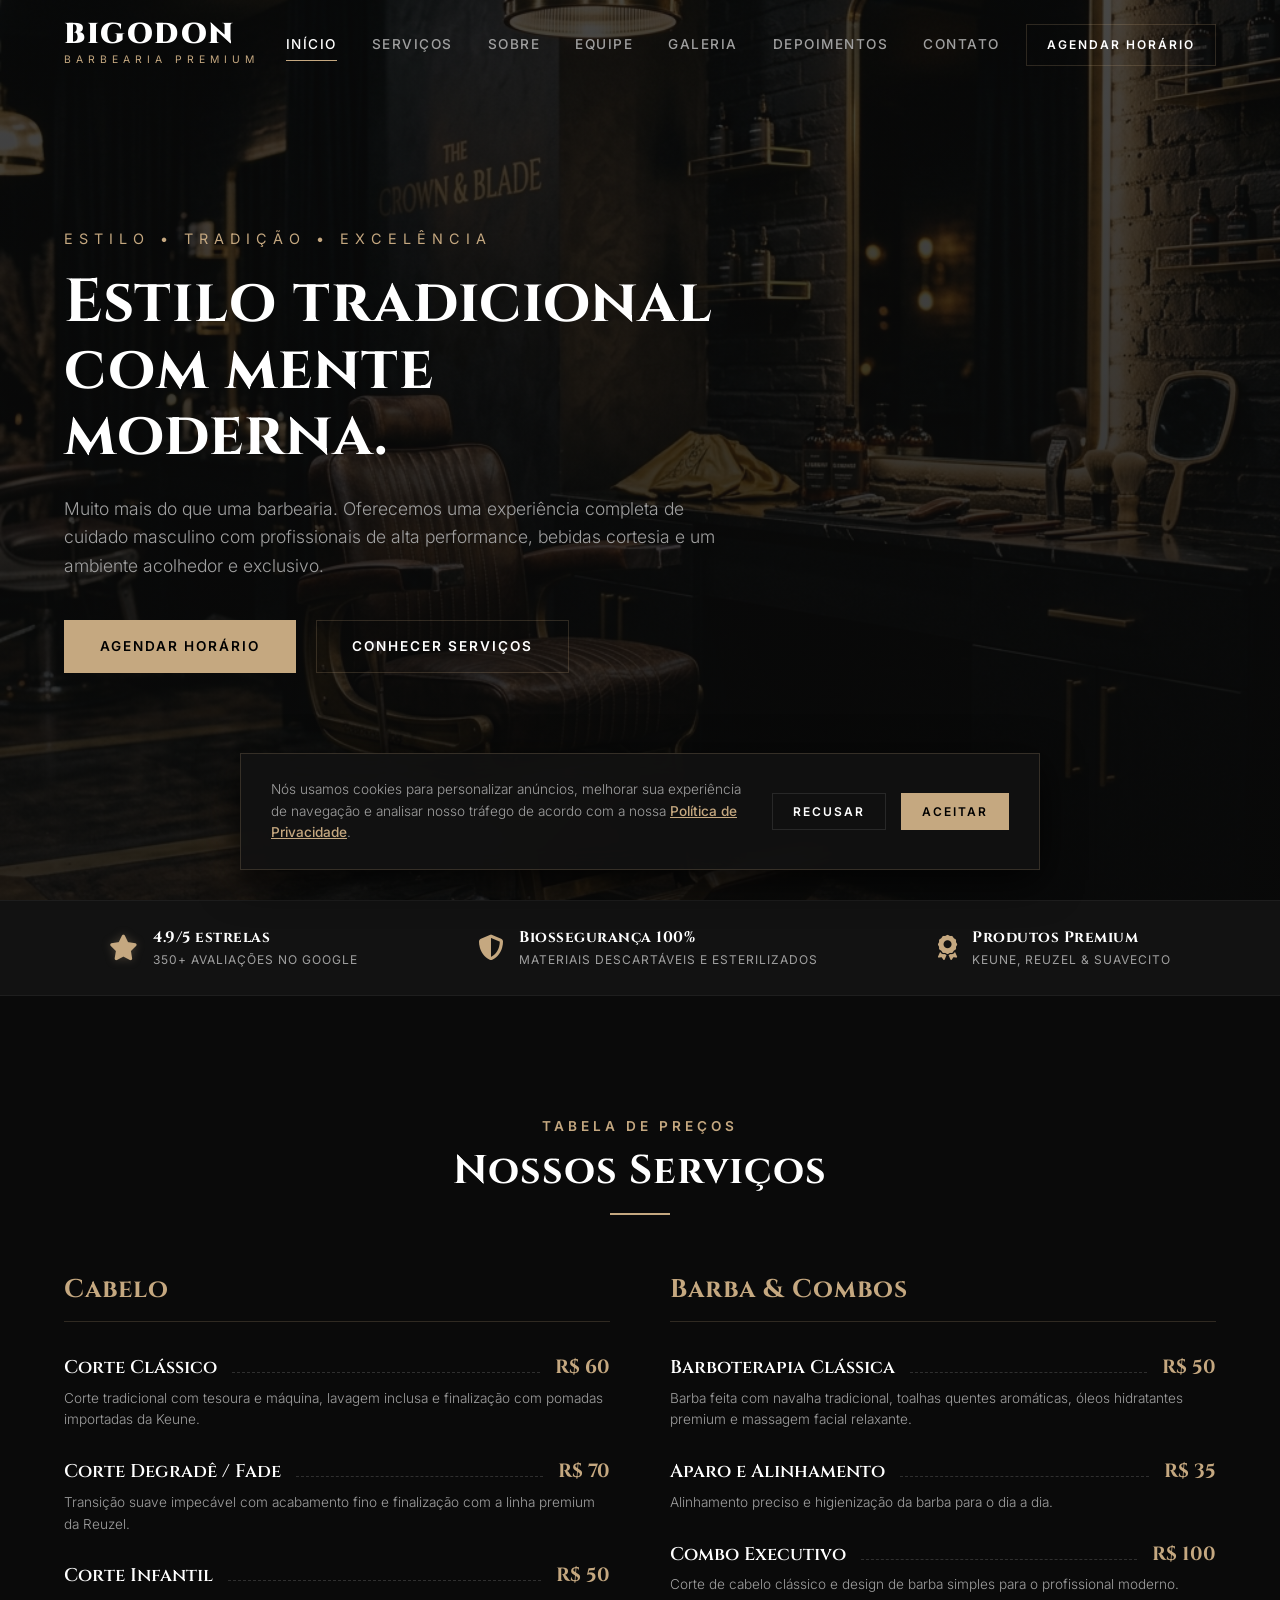
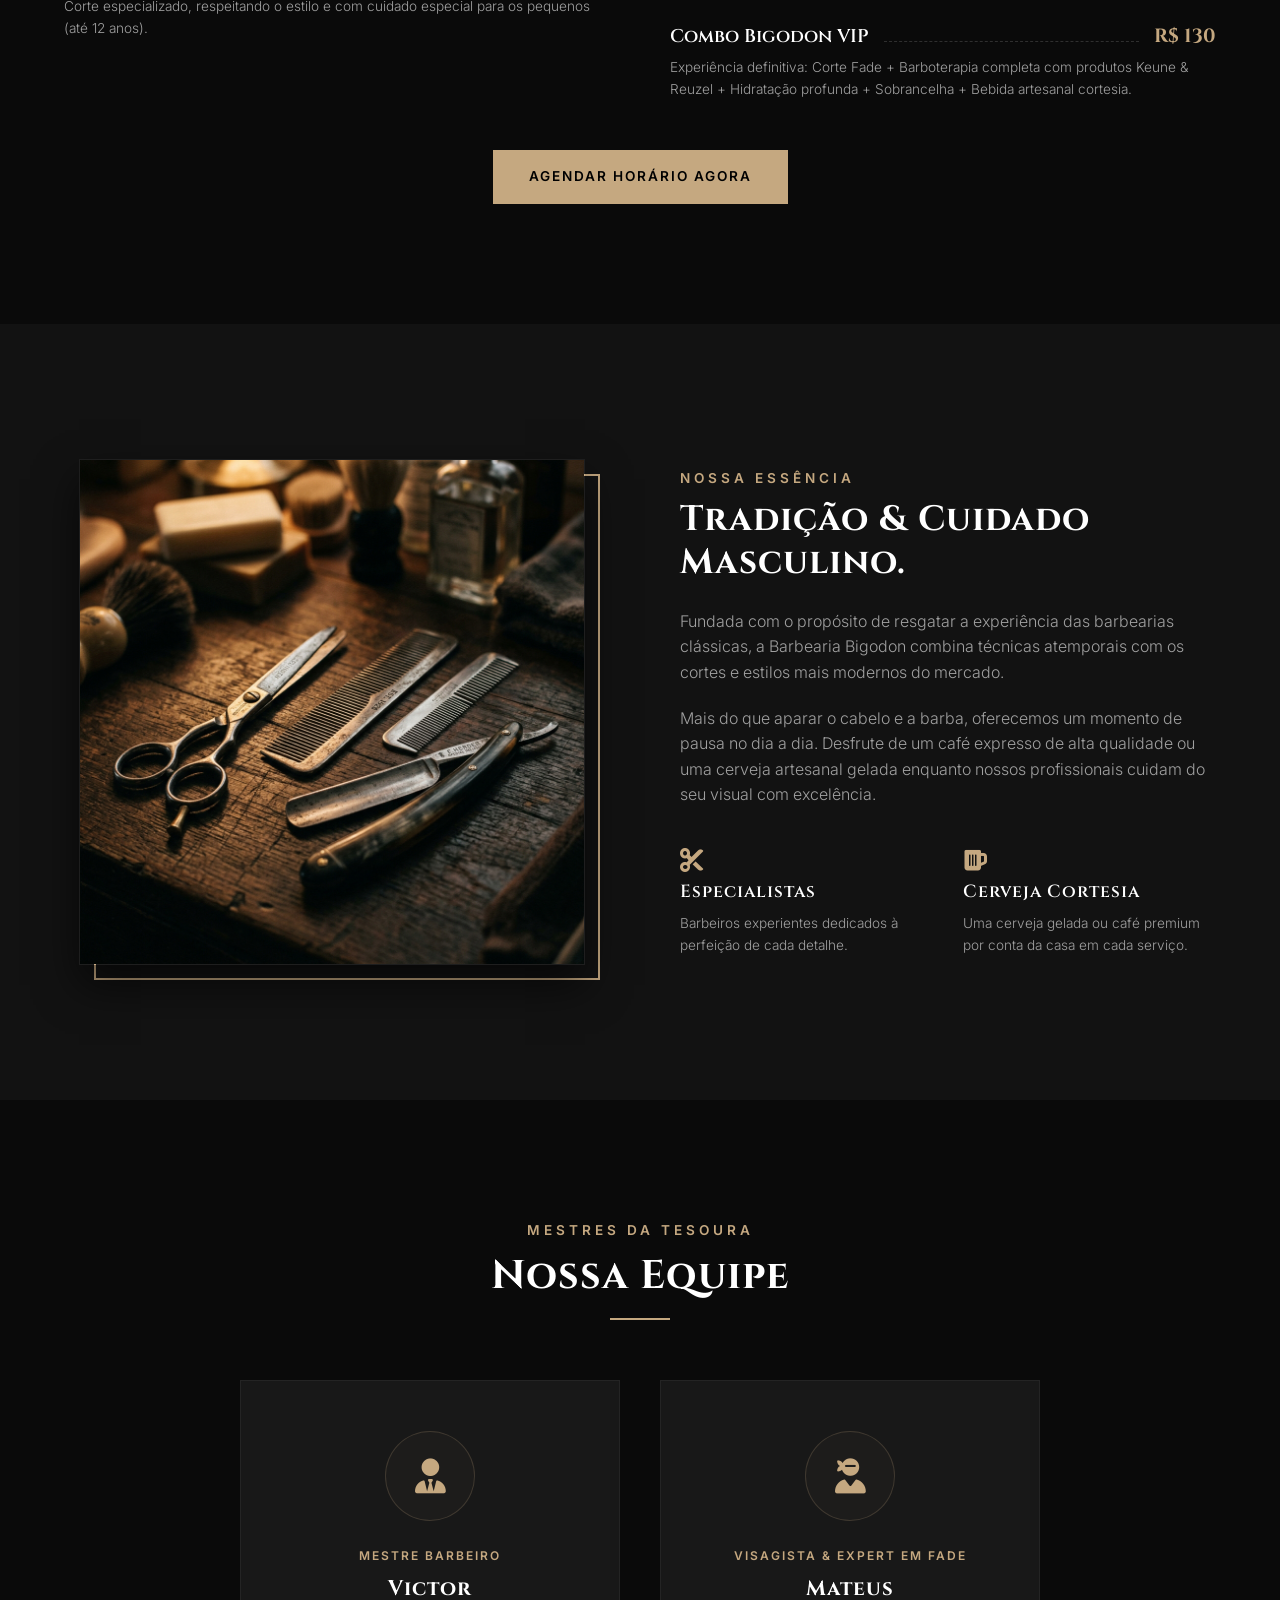
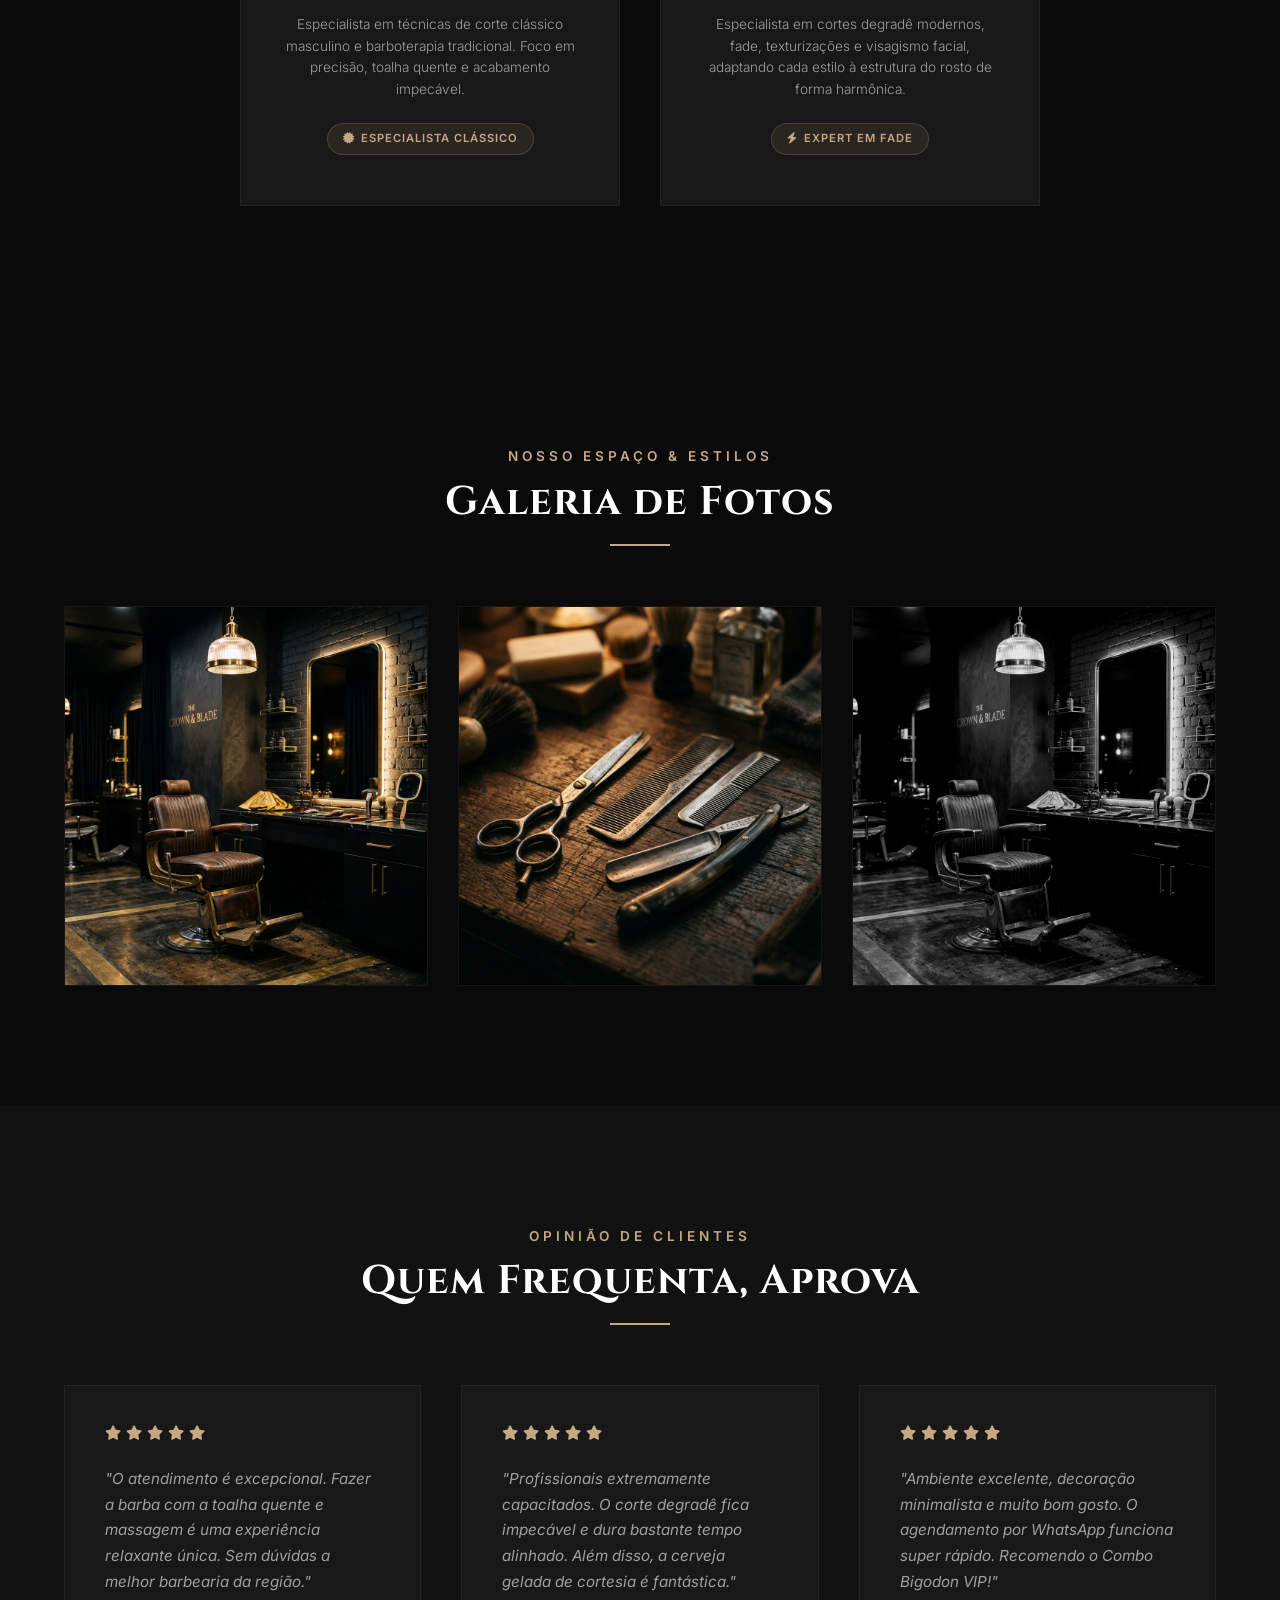
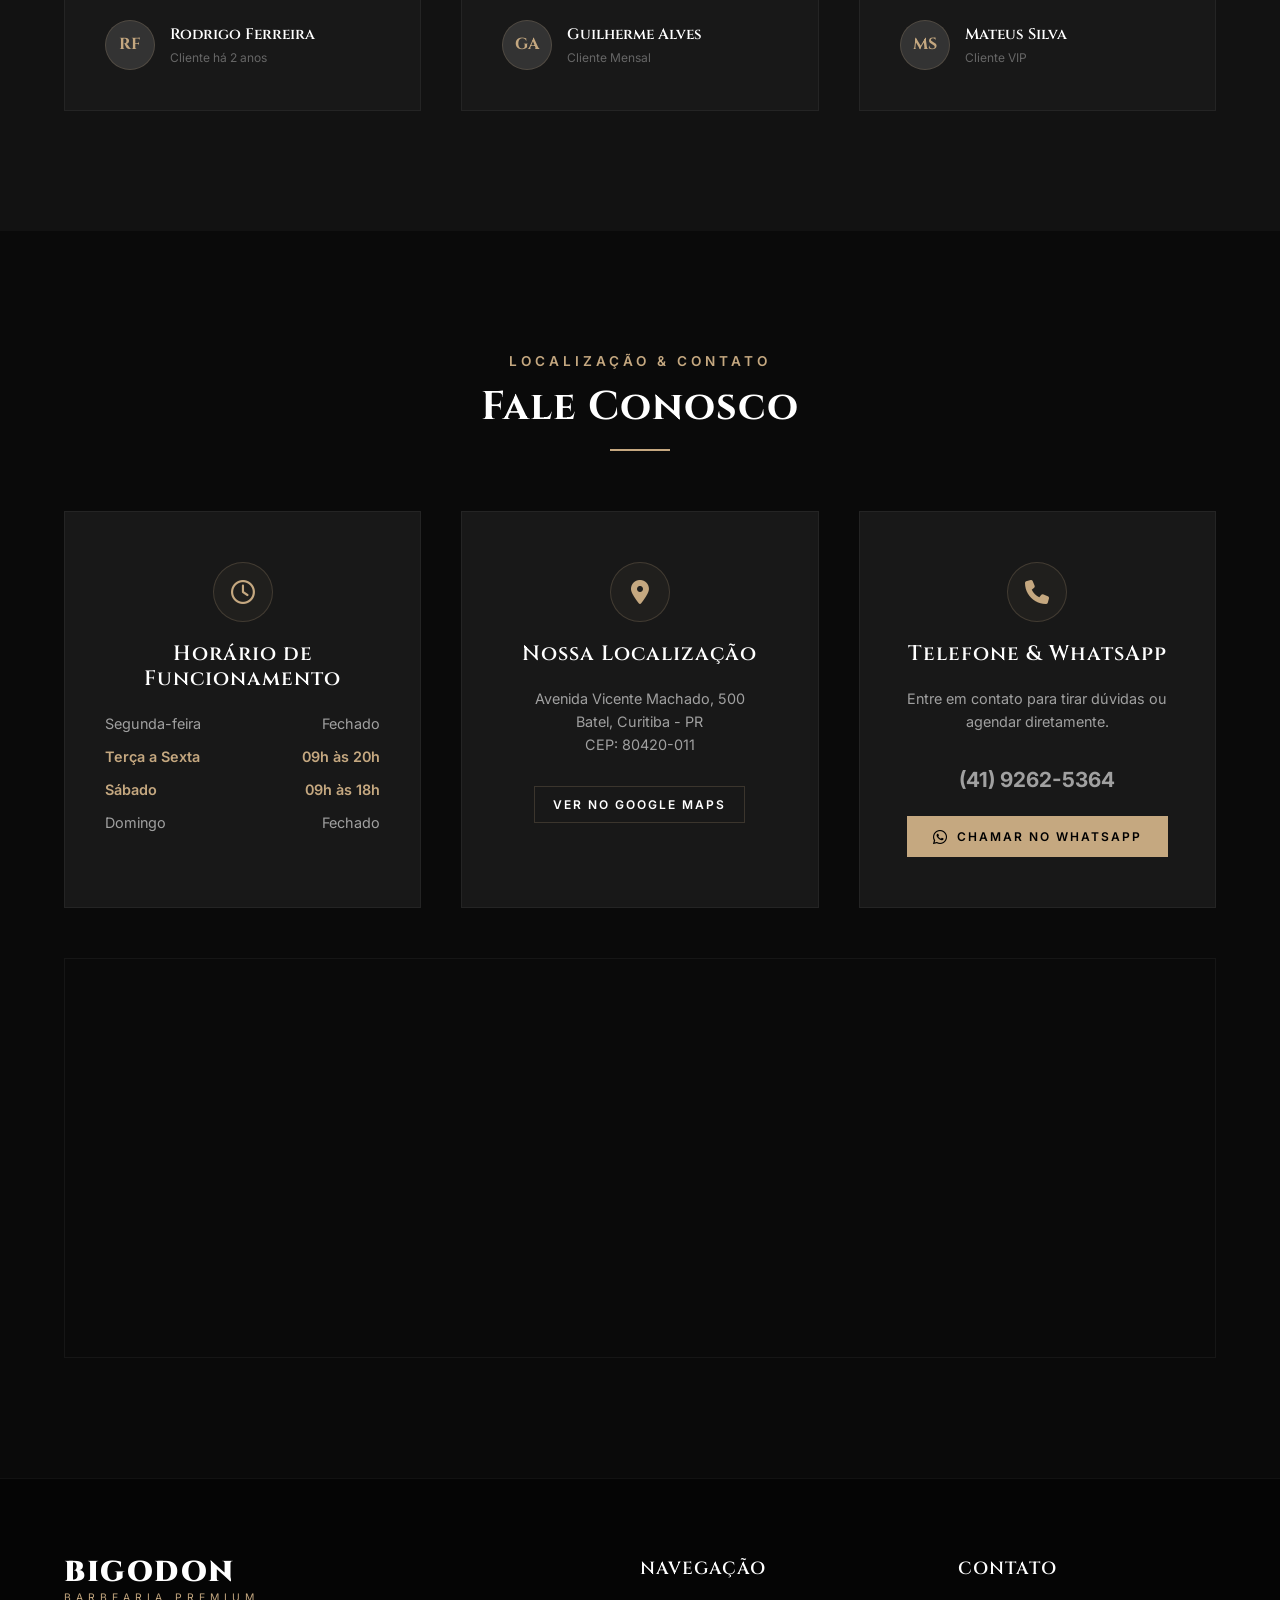
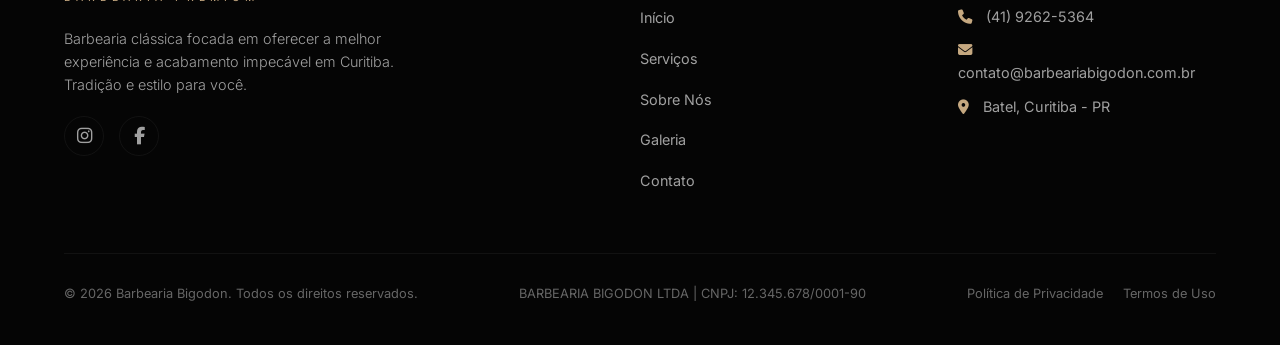
<file: index.html>
<!DOCTYPE html>
<html lang="pt-BR">
<head>
    <meta charset="UTF-8">
    <meta name="viewport" content="width=device-width, initial-scale=1.0">
    
    <!-- Google AdSense -->
    <script async src="https://pagead2.googlesyndication.com/pagead/js/adsbygoogle.js?client=ca-pub-9385665754935444"
     crossorigin="anonymous"></script>
    
    <!-- SEO Meta Tags -->
    <title>Barbearia Bigodon | Corte de Cabelo e Barba Premium em Curitiba</title>
    <meta name="description" content="A Barbearia Bigodon oferece serviços premium de corte de cabelo, barba com toalha quente e tratamento VIP. Agende seu horário na melhor barbearia clássica e moderna de Curitiba.">
    <meta name="keywords" content="barbearia, corte de cabelo masculino, barba, barboterapia, degradê, fade, batel, curitiba, barbearia premium">
    <meta name="robots" content="index, follow">
    
    <!-- Open Graph (Facebook / Social Media) -->
    <meta property="og:type" content="website">
    <meta property="og:title" content="Barbearia Bigodon | Corte de Cabelo e Barba Premium">
    <meta property="og:description" content="Ambiente exclusivo, corte impecável e atendimento premium. Agende seu horário com nossos profissionais.">
    <meta property="og:image" content="images/hero-bg.png">
    <meta property="og:url" content="https://www.barbeariabigodon.com.br">
    
    <!-- Fonts & Icons -->
    <link rel="stylesheet" href="https://cdnjs.cloudflare.com/ajax/libs/font-awesome/6.4.0/css/all.min.css">
    
    <!-- Stylesheet -->
    <link rel="stylesheet" href="css/style.css">
    <!-- Favicon (Fallback character) -->
    <link rel="icon" href="data:image/svg+xml,<svg xmlns=%22http://www.w3.org/2000/svg%22 viewBox=%220 0 100 100%22><text y=%22.9em%22 font-size=%2290%22>💈</text></svg>">

    <!-- Schema.org Structured Data (LocalBusiness) -->
    <script type="application/ld+json">
    {
      "@context": "https://schema.org",
      "@type": "BarberShop",
      "name": "Barbearia Bigodon",
      "image": "https://www.barbeariabigodon.com.br/images/hero-bg.png",
      "@id": "https://www.barbeariabigodon.com.br/#barbershop",
      "url": "https://www.barbeariabigodon.com.br",
      "telephone": "+554192625364",
      "priceRange": "$$",
      "address": {
        "@type": "PostalAddress",
        "streetAddress": "Avenida Vicente Machado, 500",
        "addressLocality": "Curitiba",
        "addressRegion": "PR",
        "postalCode": "80420-011",
        "addressCountry": "BR"
      },
      "geo": {
        "@type": "GeoCoordinates",
        "latitude": -25.4388,
        "longitude": -49.2842
      },
      "openingHoursSpecification": [
        {
          "@type": "OpeningHoursSpecification",
          "dayOfWeek": [
            "Tuesday",
            "Wednesday",
            "Thursday",
            "Friday"
          ],
          "opens": "09:00",
          "closes": "20:00"
        },
        {
          "@type": "OpeningHoursSpecification",
          "dayOfWeek": "Saturday",
          "opens": "09:00",
          "closes": "18:00"
        }
      ],
      "sameAs": [
        "https://www.instagram.com/bigodonbarbearia/"
      ],
      "employee": [
        {
          "@type": "Person",
          "name": "Victor",
          "jobTitle": "Mestre Barbeiro",
          "description": "Especialista em técnicas de corte clássico e barboterapia tradicional."
        },
        {
          "@type": "Person",
          "name": "Mateus",
          "jobTitle": "Especialista em Degradê e Visagismo",
          "description": "Expert em cortes modernos, fade, degradê e visagismo facial masculino."
        }
      ],
      "knowsAbout": [
        "Corte de Cabelo Masculino",
        "Barboterapia Clássica",
        "Visagismo Masculino",
        "Corte Degradê",
        "Tratamento de Cabelo e Couro Cabeludo"
      ]
    }
    </script>
</head>
<body>

    <!-- ==========================================================================
       HEADER & NAVIGATION
       ========================================================================== */ -->
    <header class="header" id="header">
        <div class="container">
            <a href="#inicio" class="logo">
                <span class="logo-main">BIGODON</span>
                <span class="logo-sub">Barbearia Premium</span>
            </a>
            
            <nav class="nav-menu" id="nav-menu">
                <a href="#inicio" class="nav-link active">Início</a>
                <a href="#servicos" class="nav-link">Serviços</a>
                <a href="#sobre" class="nav-link">Sobre</a>
                <a href="#equipe" class="nav-link">Equipe</a>
                <a href="#galeria" class="nav-link">Galeria</a>
                <a href="#depoimentos" class="nav-link">Depoimentos</a>
                <a href="#contato" class="nav-link">Contato</a>
            </nav>
            
            <div class="nav-cta">
                <a href="https://wa.me/554192625364?text=Olá!%20Gostaria%20de%20agendar%20um%20horário%20na%20Barbearia%20Bigodon." target="_blank" rel="noopener" class="btn btn-outline" style="padding: 10px 20px; font-size: 0.75rem;">
                    Agendar Horário
                </a>
            </div>
            
            <button class="hamburger" id="hamburger" aria-label="Abrir Menu">
                <span class="hamburger-line"></span>
                <span class="hamburger-line"></span>
                <span class="hamburger-line"></span>
            </button>
        </div>
    </header>

    <!-- ==========================================================================
       HERO SECTION
       ========================================================================== */ -->
    <section class="hero" id="inicio">
        <div class="container">
            <div class="hero-content">
                <span class="hero-pretitle">Estilo • Tradição • Excelência</span>
                <h1 class="hero-title">Estilo tradicional com mente moderna.</h1>
                <p class="hero-description">Muito mais do que uma barbearia. Oferecemos uma experiência completa de cuidado masculino com profissionais de alta performance, bebidas cortesia e um ambiente acolhedor e exclusivo.</p>
                <div class="hero-btns">
                    <a href="https://wa.me/554192625364?text=Olá!%20Gostaria%20de%20agendar%20um%20horário%20na%20Barbearia%20Bigodon." target="_blank" rel="noopener" class="btn btn-primary">Agendar Horário</a>
                    <a href="#servicos" class="btn btn-outline">Conhecer Serviços</a>
                </div>
            </div>
        </div>
    </section>

    <!-- ==========================================================================
       TRUST CREDENTIALS BAR (E-E-A-T 2.0 Optimization)
       ========================================================================== */ -->
    <div class="trust-bar fade-in">
        <div class="container">
            <div class="trust-bar-wrapper">
                <div class="trust-item">
                    <i class="fa-solid fa-star gold-star"></i>
                    <div class="trust-text">
                        <strong>4.9/5 estrelas</strong>
                        <span>350+ avaliações no Google</span>
                    </div>
                </div>
                <div class="trust-item">
                    <i class="fa-solid fa-shield-halved accent-icon"></i>
                    <div class="trust-text">
                        <strong>Biossegurança 100%</strong>
                        <span>Materiais descartáveis e esterilizados</span>
                    </div>
                </div>
                <div class="trust-item">
                    <i class="fa-solid fa-award accent-icon"></i>
                    <div class="trust-text">
                        <strong>Produtos Premium</strong>
                        <span>Keune, Reuzel & Suavecito</span>
                    </div>
                </div>
            </div>
        </div>
    </div>

    <!-- ==========================================================================
       SERVICES & PRICES SECTION
       ========================================================================== */ -->
    <section class="section" id="servicos">
        <div class="container">
            <div class="section-header fade-in">
                <span class="section-subtitle">Tabela de Preços</span>
                <h2 class="section-title">Nossos Serviços</h2>
            </div>
            
            <div class="services-wrapper fade-in">
                <!-- Column 1: Cabelo -->
                <div class="services-column">
                    <h3 class="services-column-title">Cabelo</h3>
                    <div class="services-list">
                        <div class="service-item">
                            <div class="service-main">
                                <span class="service-name">Corte Clássico</span>
                                <span class="service-leader"></span>
                                <span class="service-price">R$ 60</span>
                            </div>
                            <p class="service-description">Corte tradicional com tesoura e máquina, lavagem inclusa e finalização com pomadas importadas da Keune.</p>
                        </div>
                        <div class="service-item">
                            <div class="service-main">
                                <span class="service-name">Corte Degradê / Fade</span>
                                <span class="service-leader"></span>
                                <span class="service-price">R$ 70</span>
                            </div>
                            <p class="service-description">Transição suave impecável com acabamento fino e finalização com a linha premium da Reuzel.</p>
                        </div>
                        <div class="service-item">
                            <div class="service-main">
                                <span class="service-name">Corte Infantil</span>
                                <span class="service-leader"></span>
                                <span class="service-price">R$ 50</span>
                            </div>
                            <p class="service-description">Corte especializado, respeitando o estilo e com cuidado especial para os pequenos (até 12 anos).</p>
                        </div>
                    </div>
                </div>
                
                <!-- Column 2: Barba & Combos -->
                <div class="services-column">
                    <h3 class="services-column-title">Barba & Combos</h3>
                    <div class="services-list">
                        <div class="service-item">
                            <div class="service-main">
                                <span class="service-name">Barboterapia Clássica</span>
                                <span class="service-leader"></span>
                                <span class="service-price">R$ 50</span>
                            </div>
                            <p class="service-description">Barba feita com navalha tradicional, toalhas quentes aromáticas, óleos hidratantes premium e massagem facial relaxante.</p>
                        </div>
                        <div class="service-item">
                            <div class="service-main">
                                <span class="service-name">Aparo e Alinhamento</span>
                                <span class="service-leader"></span>
                                <span class="service-price">R$ 35</span>
                            </div>
                            <p class="service-description">Alinhamento preciso e higienização da barba para o dia a dia.</p>
                        </div>
                        <div class="service-item">
                            <div class="service-main">
                                <span class="service-name">Combo Executivo</span>
                                <span class="service-leader"></span>
                                <span class="service-price">R$ 100</span>
                            </div>
                            <p class="service-description">Corte de cabelo clássico e design de barba simples para o profissional moderno.</p>
                        </div>
                        <div class="service-item">
                            <div class="service-main">
                                <span class="service-name">Combo Bigodon VIP</span>
                                <span class="service-leader"></span>
                                <span class="service-price">R$ 130</span>
                            </div>
                            <p class="service-description">Experiência definitiva: Corte Fade + Barboterapia completa com produtos Keune & Reuzel + Hidratação profunda + Sobrancelha + Bebida artesanal cortesia.</p>
                        </div>
                    </div>
                </div>
            </div>
            
            <div class="text-center fade-in" style="margin-top: 50px;">
                <a href="https://wa.me/554192625364?text=Olá!%20Gostaria%20de%20agendar%20um%20horário%20na%20Barbearia%20Bigodon." target="_blank" rel="noopener" class="btn btn-primary">Agendar Horário Agora</a>
            </div>
        </div>
    </section>

    <!-- ==========================================================================
       ABOUT / EXPERIENCE SECTION
       ========================================================================== */ -->
    <section class="section section-bg-alt" id="sobre">
        <div class="container">
            <div class="about-grid">
                <div class="about-image-container fade-in">
                    <img src="images/barber-tools.png" alt="Tesoura e navalha de barbeiro clássico" class="about-image">
                    <div class="about-image-frame"></div>
                </div>
                
                <div class="about-text fade-in">
                    <span class="section-subtitle" style="display: inline-block;">Nossa Essência</span>
                    <h2 class="about-heading font-title">Tradição & Cuidado Masculino.</h2>
                    <p class="about-para">Fundada com o propósito de resgatar a experiência das barbearias clássicas, a Barbearia Bigodon combina técnicas atemporais com os cortes e estilos mais modernos do mercado.</p>
                    <p class="about-para">Mais do que aparar o cabelo e a barba, oferecemos um momento de pausa no dia a dia. Desfrute de um café expresso de alta qualidade ou uma cerveja artesanal gelada enquanto nossos profissionais cuidam do seu visual com excelência.</p>
                    
                    <div class="about-features">
                        <div class="feature-box">
                            <i class="fa-solid fa-scissors feature-icon"></i>
                            <h4 class="feature-title">Especialistas</h4>
                            <p class="feature-desc">Barbeiros experientes dedicados à perfeição de cada detalhe.</p>
                        </div>
                        <div class="feature-box">
                            <i class="fa-solid fa-beer-mug-empty feature-icon"></i>
                            <h4 class="feature-title">Cerveja Cortesia</h4>
                            <p class="feature-desc">Uma cerveja gelada ou café premium por conta da casa em cada serviço.</p>
                        </div>
                    </div>
                </div>
            </div>
        </div>
    </section>

    <!-- ==========================================================================
       TEAM / SPECIALISTS SECTION (E-E-A-T 2.0 Optimization)
       ========================================================================== */ -->
    <section class="section" id="equipe">
        <div class="container">
            <div class="section-header fade-in">
                <span class="section-subtitle">Mestres da Tesoura</span>
                <h2 class="section-title">Nossa Equipe</h2>
            </div>
            
            <div class="team-grid fade-in">
                <!-- Barber 1 -->
                <div class="team-card">
                    <div class="team-avatar">
                        <i class="fa-solid fa-user-tie"></i>
                    </div>
                    <div class="team-info">
                        <span class="team-role">Mestre Barbeiro</span>
                        <h3 class="team-name">Victor</h3>
                        <p class="team-desc">Especialista em técnicas de corte clássico masculino e barboterapia tradicional. Foco em precisão, toalha quente e acabamento impecável.</p>
                        <span class="team-badge"><i class="fa-solid fa-certificate"></i> Especialista Clássico</span>
                    </div>
                </div>
                
                <!-- Barber 2 -->
                <div class="team-card">
                    <div class="team-avatar">
                        <i class="fa-solid fa-user-ninja"></i>
                    </div>
                    <div class="team-info">
                        <span class="team-role">Visagista & Expert em Fade</span>
                        <h3 class="team-name">Mateus</h3>
                        <p class="team-desc">Especialista em cortes degradê modernos, fade, texturizações e visagismo facial, adaptando cada estilo à estrutura do rosto de forma harmônica.</p>
                        <span class="team-badge"><i class="fa-solid fa-bolt"></i> Expert em Fade</span>
                    </div>
                </div>
            </div>
        </div>
    </section>

    <!-- ==========================================================================
       GALLERY SECTION
       ========================================================================== */ -->
    <section class="section" id="galeria">
        <div class="container">
            <div class="section-header fade-in">
                <span class="section-subtitle">Nosso Espaço & Estilos</span>
                <h2 class="section-title">Galeria de Fotos</h2>
            </div>
            
            <div class="gallery-grid fade-in">
                <div class="gallery-item">
                    <img src="images/hero-bg.png" alt="Interior da Barbearia Bigodon com cadeira de couro" class="gallery-img">
                    <div class="gallery-overlay">
                        <span class="gallery-category">Espaço</span>
                        <h4 class="gallery-title">Nossa Barbearia</h4>
                    </div>
                </div>
                <div class="gallery-item">
                    <img src="images/barber-tools.png" alt="Detalhe das ferramentas do barbeiro" class="gallery-img">
                    <div class="gallery-overlay">
                        <span class="gallery-category">Detalhes</span>
                        <h4 class="gallery-title">Ferramentas de Precisão</h4>
                    </div>
                </div>
                <div class="gallery-item">
                    <img src="images/hero-bg.png" alt="Barbeiro executando corte clássico" class="gallery-img" style="filter: contrast(1.1) brightness(0.9) grayscale(1);">
                    <div class="gallery-overlay">
                        <span class="gallery-category">Corte</span>
                        <h4 class="gallery-title">Corte Degradê Clássico</h4>
                    </div>
                </div>
            </div>
        </div>
    </section>

    <!-- ==========================================================================
       TESTIMONIALS SECTION
       ========================================================================== */ -->
    <section class="section section-bg-alt" id="depoimentos">
        <div class="container">
            <div class="section-header fade-in">
                <span class="section-subtitle">Opinião de Clientes</span>
                <h2 class="section-title">Quem Frequenta, Aprova</h2>
            </div>
            
            <div class="testimonials-grid fade-in">
                <!-- Testimonial 1 -->
                <div class="testimonial-card">
                    <div class="stars">
                        <i class="fa-solid fa-star"></i>
                        <i class="fa-solid fa-star"></i>
                        <i class="fa-solid fa-star"></i>
                        <i class="fa-solid fa-star"></i>
                        <i class="fa-solid fa-star"></i>
                    </div>
                    <p class="testimonial-quote">"O atendimento é excepcional. Fazer a barba com a toalha quente e massagem é uma experiência relaxante única. Sem dúvidas a melhor barbearia da região."</p>
                    <div class="testimonial-author">
                        <div class="author-avatar">RF</div>
                        <div class="author-details">
                            <span class="author-name">Rodrigo Ferreira</span>
                            <span class="author-role">Cliente há 2 anos</span>
                        </div>
                    </div>
                </div>
                
                <!-- Testimonial 2 -->
                <div class="testimonial-card">
                    <div class="stars">
                        <i class="fa-solid fa-star"></i>
                        <i class="fa-solid fa-star"></i>
                        <i class="fa-solid fa-star"></i>
                        <i class="fa-solid fa-star"></i>
                        <i class="fa-solid fa-star"></i>
                    </div>
                    <p class="testimonial-quote">"Profissionais extremamente capacitados. O corte degradê fica impecável e dura bastante tempo alinhado. Além disso, a cerveja gelada de cortesia é fantástica."</p>
                    <div class="testimonial-author">
                        <div class="author-avatar">GA</div>
                        <div class="author-details">
                            <span class="author-name">Guilherme Alves</span>
                            <span class="author-role">Cliente Mensal</span>
                        </div>
                    </div>
                </div>
                
                <!-- Testimonial 3 -->
                <div class="testimonial-card">
                    <div class="stars">
                        <i class="fa-solid fa-star"></i>
                        <i class="fa-solid fa-star"></i>
                        <i class="fa-solid fa-star"></i>
                        <i class="fa-solid fa-star"></i>
                        <i class="fa-solid fa-star"></i>
                    </div>
                    <p class="testimonial-quote">"Ambiente excelente, decoração minimalista e muito bom gosto. O agendamento por WhatsApp funciona super rápido. Recomendo o Combo Bigodon VIP!"</p>
                    <div class="testimonial-author">
                        <div class="author-avatar">MS</div>
                        <div class="author-details">
                            <span class="author-name">Mateus Silva</span>
                            <span class="author-role">Cliente VIP</span>
                        </div>
                    </div>
                </div>
            </div>
        </div>
    </section>

    <!-- ==========================================================================
       CONTACT, HOURS & LOCATION SECTION (Crucial for Google Ads)
       ========================================================================== */ -->
    <section class="section" id="contato">
        <div class="container">
            <div class="section-header fade-in">
                <span class="section-subtitle">Localização & Contato</span>
                <h2 class="section-title">Fale Conosco</h2>
            </div>
            
            <div class="contact-grid fade-in">
                <!-- Card 1: Horários -->
                <div class="contact-card">
                    <div class="contact-icon">
                        <i class="fa-regular fa-clock"></i>
                    </div>
                    <h3 class="contact-title">Horário de Funcionamento</h3>
                    <div class="hours-list">
                        <div class="hours-row">
                            <span>Segunda-feira</span>
                            <span>Fechado</span>
                        </div>
                        <div class="hours-row highlight">
                            <span>Terça a Sexta</span>
                            <span>09h às 20h</span>
                        </div>
                        <div class="hours-row highlight">
                            <span>Sábado</span>
                            <span>09h às 18h</span>
                        </div>
                        <div class="hours-row">
                            <span>Domingo</span>
                            <span>Fechado</span>
                        </div>
                    </div>
                </div>
                
                <!-- Card 2: Endereço -->
                <div class="contact-card">
                    <div class="contact-icon">
                        <i class="fa-solid fa-location-dot"></i>
                    </div>
                    <h3 class="contact-title">Nossa Localização</h3>
                    <p>Avenida Vicente Machado, 500<br>Batel, Curitiba - PR<br>CEP: 80420-011</p>
                    <a href="https://maps.google.com/?q=Avenida+Vicente+Machado+500+Curitiba" target="_blank" rel="noopener" class="btn btn-outline" style="padding: 8px 18px; font-size: 0.75rem; margin-top: 10px;">
                        Ver no Google Maps
                    </a>
                </div>
                
                <!-- Card 3: Telefone/WhatsApp -->
                <div class="contact-card">
                    <div class="contact-icon">
                        <i class="fa-solid fa-phone"></i>
                    </div>
                    <h3 class="contact-title">Telefone & WhatsApp</h3>
                    <p>Entre em contato para tirar dúvidas ou agendar diretamente.</p>
                    <p class="accent-text" style="font-size: 1.3rem; font-weight: 700; margin-top: 10px;">(41) 9262-5364</p>
                    <a href="https://wa.me/554192625364?text=Olá!%20Gostaria%20de%20agendar%20um%20horário%20na%20Barbearia%20Bigodon." target="_blank" rel="noopener" class="btn btn-primary" style="padding: 10px 25px; font-size: 0.75rem;">
                        <i class="fa-brands fa-whatsapp" style="margin-right: 8px; font-size: 1rem;"></i> Chamar no WhatsApp
                    </a>
                </div>
            </div>
            
            <!-- Styled Dark Map Box -->
            <div class="map-container fade-in">
                <!-- dark themed styled embed map (standard Batel area Curitiba placeholder) -->
                <iframe src="https://www.google.com/maps/embed?pb=!1m18!1m12!1m3!1d3602.836269974235!2d-49.28623668498565!3d-25.438784983785465!2m3!1f0!2f0!3f0!3m2!1i1024!2i768!4f13.1!3m3!1m2!1s0x94dce41300000000%3A0x0!2zMjXCsDI2JzE5LjYiUyA0OcKwMTcnMDIuNiJX!5e0!3m2!1spt-BR!2sbr!4v1623789429188!5m2!1spt-BR!2sbr" loading="lazy"></iframe>
            </div>
        </div>
    </section>

    <!-- ==========================================================================
       FOOTER
       ========================================================================== */ -->
    <footer class="footer">
        <div class="container">
            <div class="footer-grid">
                <div class="footer-brand">
                    <a href="#inicio" class="logo">
                        <span class="logo-main">BIGODON</span>
                        <span class="logo-sub">Barbearia Premium</span>
                    </a>
                    <p class="footer-desc">Barbearia clássica focada em oferecer a melhor experiência e acabamento impecável em Curitiba. Tradição e estilo para você.</p>
                    <div class="social-links">
                        <a href="https://www.instagram.com/bigodonbarbearia/" target="_blank" rel="noopener" class="social-link" aria-label="Instagram"><i class="fa-brands fa-instagram"></i></a>
                        <a href="https://www.facebook.com/bigodonbarbearia/" target="_blank" rel="noopener" class="social-link" aria-label="Facebook"><i class="fa-brands fa-facebook-f"></i></a>
                    </div>
                </div>
                
                <div class="footer-nav">
                    <h4 class="footer-column-title">Navegação</h4>
                    <ul class="footer-links">
                        <li><a href="#inicio" class="footer-link">Início</a></li>
                        <li><a href="#servicos" class="footer-link">Serviços</a></li>
                        <li><a href="#sobre" class="footer-link">Sobre Nós</a></li>
                        <li><a href="#galeria" class="footer-link">Galeria</a></li>
                        <li><a href="#contato" class="footer-link">Contato</a></li>
                    </ul>
                </div>
                
                <div class="footer-contact-info">
                    <h4 class="footer-column-title">Contato</h4>
                    <ul class="footer-links" style="gap: 10px;">
                        <li class="footer-link" style="pointer-events: none;"><i class="fa-solid fa-phone" style="color: var(--accent); margin-right: 10px;"></i> (41) 9262-5364</li>
                        <li class="footer-link" style="pointer-events: none;"><i class="fa-solid fa-envelope" style="color: var(--accent); margin-right: 10px;"></i> contato@barbeariabigodon.com.br</li>
                        <li class="footer-link" style="pointer-events: none;"><i class="fa-solid fa-location-dot" style="color: var(--accent); margin-right: 10px;"></i> Batel, Curitiba - PR</li>
                    </ul>
                </div>
            </div>
            
            <div class="footer-bottom">
                <span class="copyright">&copy; 2026 Barbearia Bigodon. Todos os direitos reservados.</span>
                <address class="cnpj-info">BARBEARIA BIGODON LTDA | CNPJ: 12.345.678/0001-90</address>
                <div class="footer-legal-links">
                    <a href="politica-de-privacidade.html" class="footer-legal-link">Política de Privacidade</a>
                    <a href="termos-de-uso.html" class="footer-legal-link">Termos de Uso</a>
                </div>
            </div>
        </div>
    </footer>

    <!-- Cookie Consent Banner (LGPD & AdSense Compliance) -->
    <div class="cookie-consent hide" id="cookie-consent">
        <div class="cookie-container">
            <p class="cookie-text">
                Nós usamos cookies para personalizar anúncios, melhorar sua experiência de navegação e analisar nosso tráfego de acordo com a nossa <a href="politica-de-privacidade.html">Política de Privacidade</a>.
            </p>
            <div class="cookie-btns">
                <button class="btn btn-outline cookie-btn-decline" id="cookie-decline" style="padding: 10px 20px; font-size: 0.75rem;">Recusar</button>
                <button class="btn btn-primary cookie-btn-accept" id="cookie-accept" style="padding: 10px 20px; font-size: 0.75rem;">Aceitar</button>
            </div>
        </div>
    </div>

    <!-- Script -->
    <script src="js/main.js"></script>
</body>
</html>
</file>
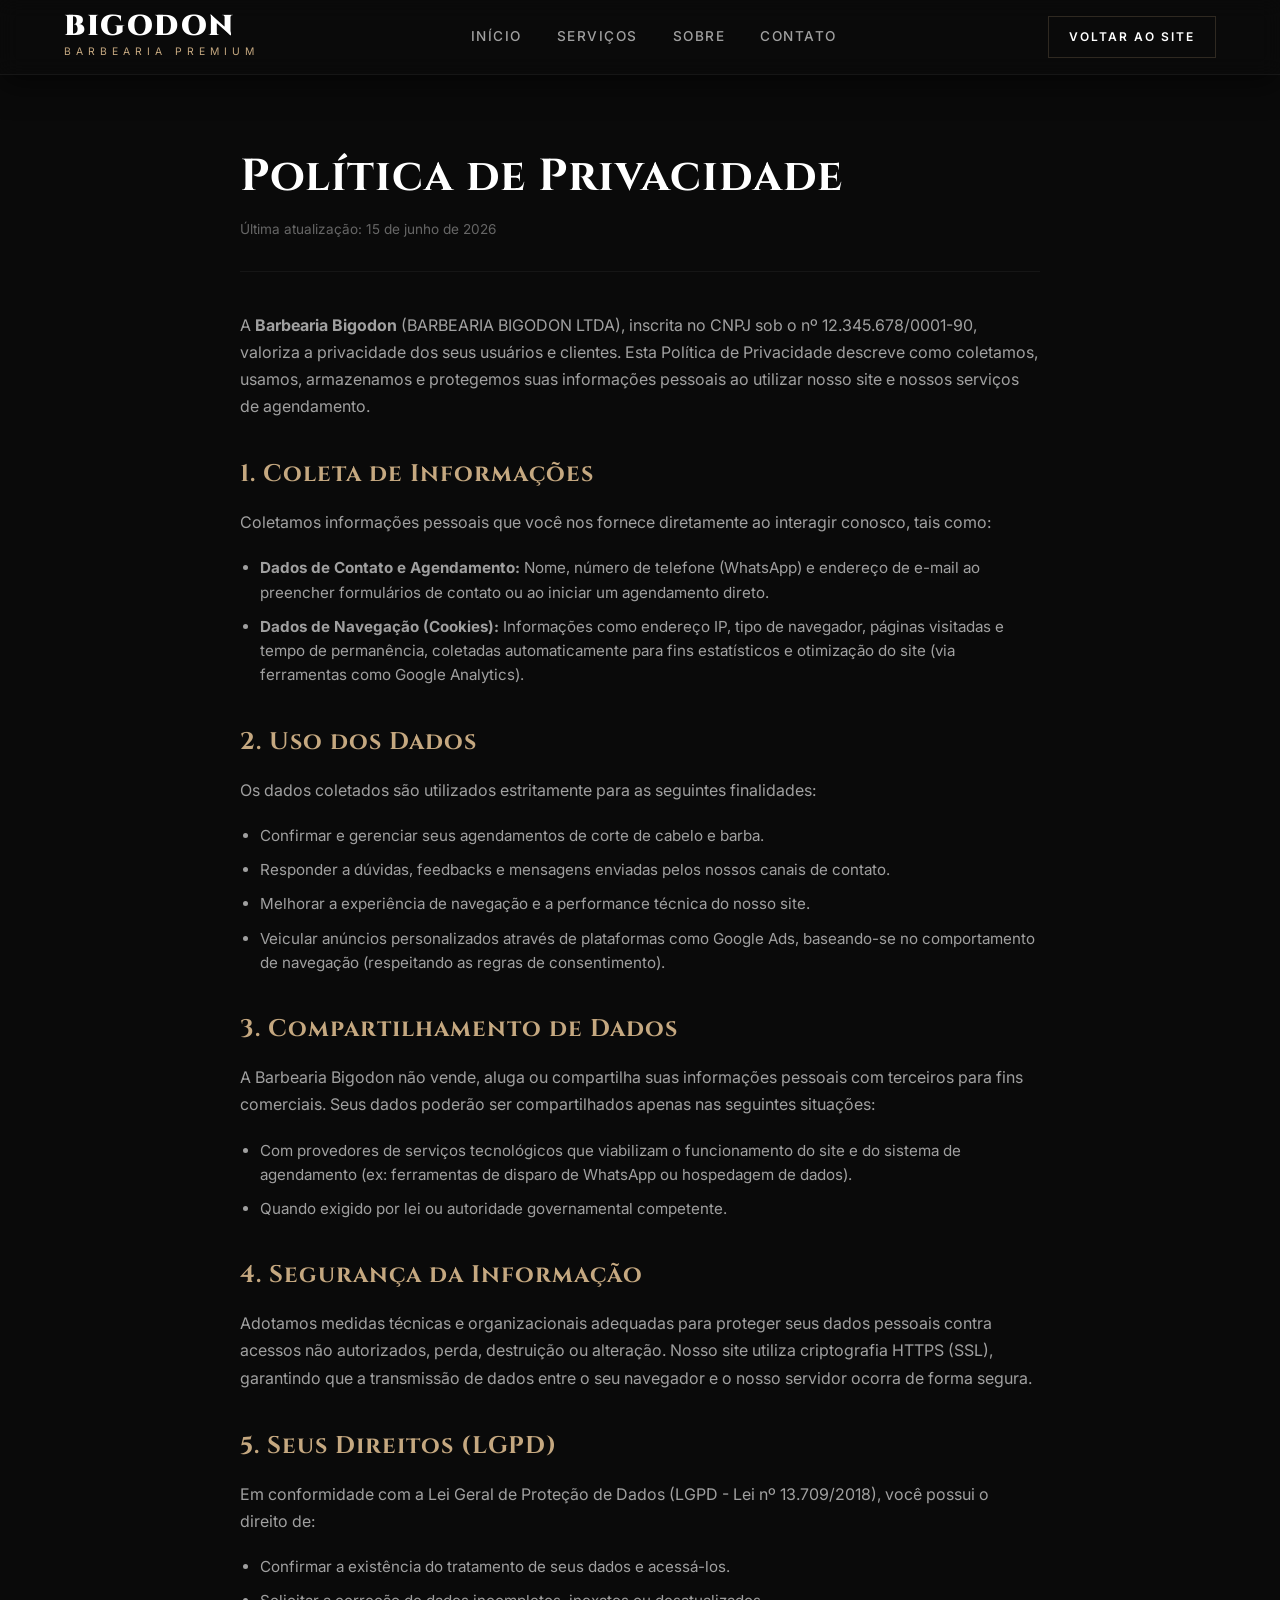
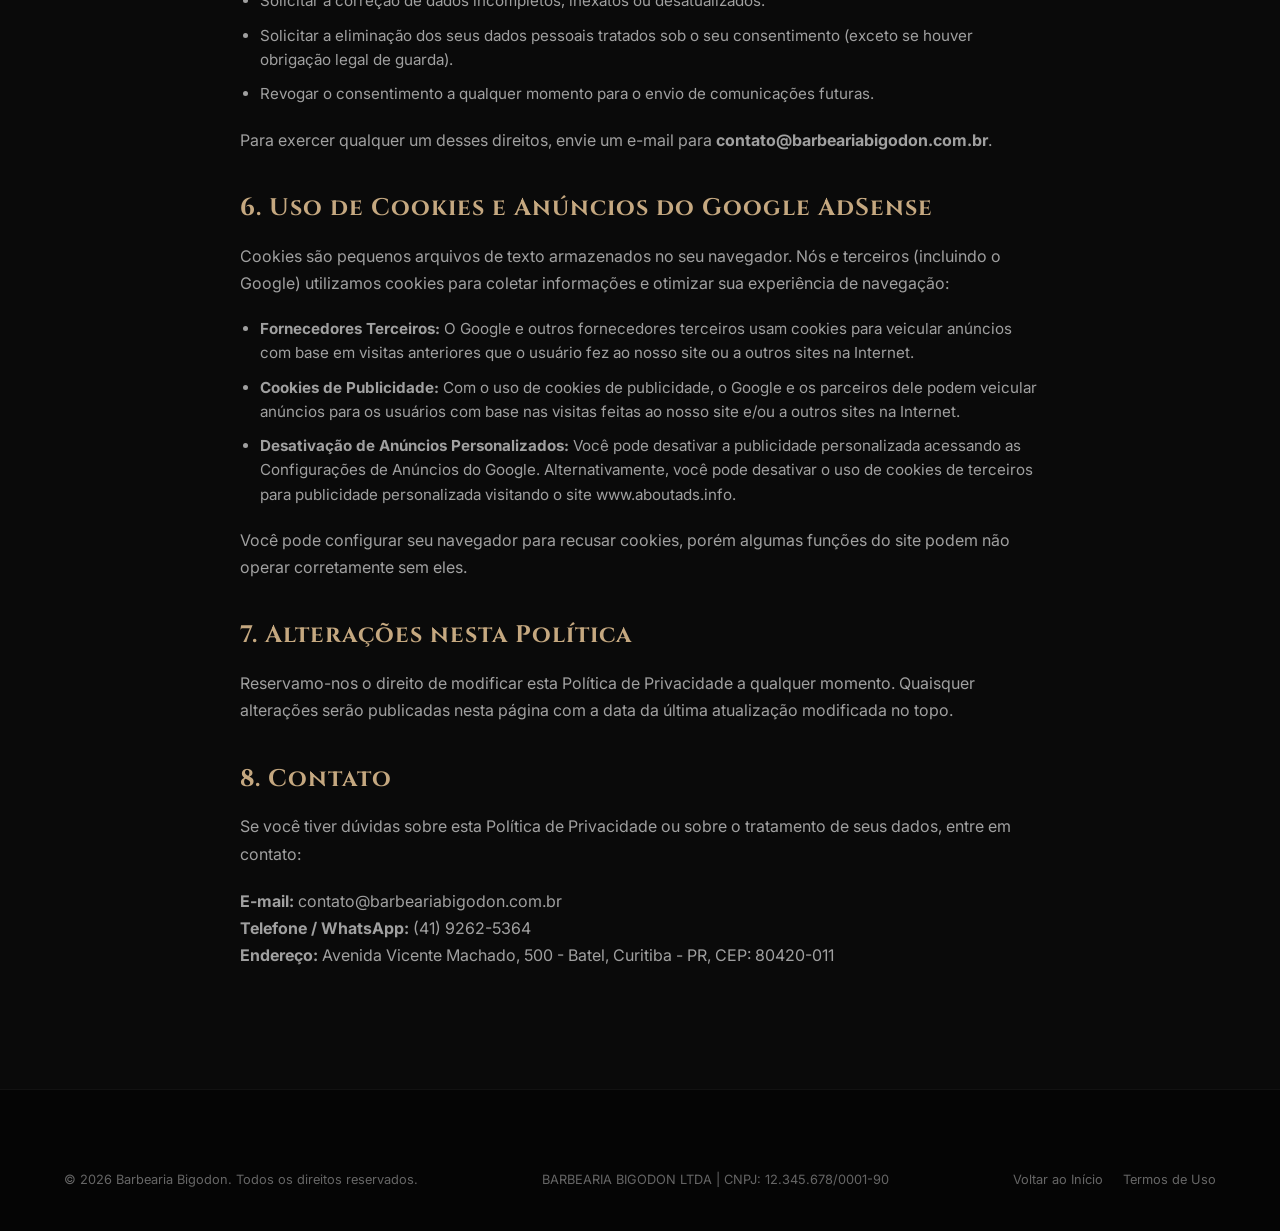
<file: politica-de-privacidade.html>
<!DOCTYPE html>
<html lang="pt-BR">
<head>
    <meta charset="UTF-8">
    <meta name="viewport" content="width=device-width, initial-scale=1.0">
    
    <title>Política de Privacidade | Barbearia Bigodon</title>
    <meta name="description" content="Política de Privacidade da Barbearia Bigodon. Saiba como coletamos, usamos e protegemos seus dados pessoais de acordo com a LGPD.">
    <meta name="robots" content="noindex, follow">
    
    <!-- Fonts & Icons -->
    <link rel="stylesheet" href="https://cdnjs.cloudflare.com/ajax/libs/font-awesome/6.4.0/css/all.min.css">
    
    <!-- Stylesheet -->
    <link rel="stylesheet" href="css/style.css">
    
    <!-- Favicon -->
    <link rel="icon" href="data:image/svg+xml,<svg xmlns=%22http://www.w3.org/2000/svg%22 viewBox=%220 0 100 100%22><text y=%22.9em%22 font-size=%2290%22>💈</text></svg>">
</head>
<body>

    <!-- Header (Simplified) -->
    <header class="header scrolled" id="header">
        <div class="container">
            <a href="index.html#inicio" class="logo">
                <span class="logo-main">BIGODON</span>
                <span class="logo-sub">Barbearia Premium</span>
            </a>
            
            <nav class="nav-menu" id="nav-menu">
                <a href="index.html#inicio" class="nav-link">Início</a>
                <a href="index.html#servicos" class="nav-link">Serviços</a>
                <a href="index.html#sobre" class="nav-link">Sobre</a>
                <a href="index.html#contato" class="nav-link">Contato</a>
            </nav>
            
            <div class="nav-cta">
                <a href="index.html#inicio" class="btn btn-outline" style="padding: 10px 20px; font-size: 0.75rem;">
                    Voltar ao Site
                </a>
            </div>
        </div>
    </header>

    <!-- Main Content -->
    <main class="legal-page">
        <div class="container">
            <article class="legal-content">
                <header class="legal-header">
                    <h1 class="legal-title">Política de Privacidade</h1>
                    <p class="legal-meta">Última atualização: 15 de junho de 2026</p>
                </header>
                
                <div class="legal-body">
                    <p>A <strong>Barbearia Bigodon</strong> (BARBEARIA BIGODON LTDA), inscrita no CNPJ sob o nº 12.345.678/0001-90, valoriza a privacidade dos seus usuários e clientes. Esta Política de Privacidade descreve como coletamos, usamos, armazenamos e protegemos suas informações pessoais ao utilizar nosso site e nossos serviços de agendamento.</p>
                    
                    <h2>1. Coleta de Informações</h2>
                    <p>Coletamos informações pessoais que você nos fornece diretamente ao interagir conosco, tais como:</p>
                    <ul>
                        <li><strong>Dados de Contato e Agendamento:</strong> Nome, número de telefone (WhatsApp) e endereço de e-mail ao preencher formulários de contato ou ao iniciar um agendamento direto.</li>
                        <li><strong>Dados de Navegação (Cookies):</strong> Informações como endereço IP, tipo de navegador, páginas visitadas e tempo de permanência, coletadas automaticamente para fins estatísticos e otimização do site (via ferramentas como Google Analytics).</li>
                    </ul>

                    <h2>2. Uso dos Dados</h2>
                    <p>Os dados coletados são utilizados estritamente para as seguintes finalidades:</p>
                    <ul>
                        <li>Confirmar e gerenciar seus agendamentos de corte de cabelo e barba.</li>
                        <li>Responder a dúvidas, feedbacks e mensagens enviadas pelos nossos canais de contato.</li>
                        <li>Melhorar a experiência de navegação e a performance técnica do nosso site.</li>
                        <li>Veicular anúncios personalizados através de plataformas como Google Ads, baseando-se no comportamento de navegação (respeitando as regras de consentimento).</li>
                    </ul>

                    <h2>3. Compartilhamento de Dados</h2>
                    <p>A Barbearia Bigodon não vende, aluga ou compartilha suas informações pessoais com terceiros para fins comerciais. Seus dados poderão ser compartilhados apenas nas seguintes situações:</p>
                    <ul>
                        <li>Com provedores de serviços tecnológicos que viabilizam o funcionamento do site e do sistema de agendamento (ex: ferramentas de disparo de WhatsApp ou hospedagem de dados).</li>
                        <li>Quando exigido por lei ou autoridade governamental competente.</li>
                    </ul>

                    <h2>4. Segurança da Informação</h2>
                    <p>Adotamos medidas técnicas e organizacionais adequadas para proteger seus dados pessoais contra acessos não autorizados, perda, destruição ou alteração. Nosso site utiliza criptografia HTTPS (SSL), garantindo que a transmissão de dados entre o seu navegador e o nosso servidor ocorra de forma segura.</p>

                    <h2>5. Seus Direitos (LGPD)</h2>
                    <p>Em conformidade com a Lei Geral de Proteção de Dados (LGPD - Lei nº 13.709/2018), você possui o direito de:</p>
                    <ul>
                        <li>Confirmar a existência do tratamento de seus dados e acessá-los.</li>
                        <li>Solicitar a correção de dados incompletos, inexatos ou desatualizados.</li>
                        <li>Solicitar a eliminação dos seus dados pessoais tratados sob o seu consentimento (exceto se houver obrigação legal de guarda).</li>
                        <li>Revogar o consentimento a qualquer momento para o envio de comunicações futuras.</li>
                    </ul>
                    <p>Para exercer qualquer um desses direitos, envie um e-mail para <strong>contato@barbeariabigodon.com.br</strong>.</p>

                    <h2>6. Uso de Cookies e Anúncios do Google AdSense</h2>
                    <p>Cookies são pequenos arquivos de texto armazenados no seu navegador. Nós e terceiros (incluindo o Google) utilizamos cookies para coletar informações e otimizar sua experiência de navegação:</p>
                    <ul>
                        <li><strong>Fornecedores Terceiros:</strong> O Google e outros fornecedores terceiros usam cookies para veicular anúncios com base em visitas anteriores que o usuário fez ao nosso site ou a outros sites na Internet.</li>
                        <li><strong>Cookies de Publicidade:</strong> Com o uso de cookies de publicidade, o Google e os parceiros dele podem veicular anúncios para os usuários com base nas visitas feitas ao nosso site e/ou a outros sites na Internet.</li>
                        <li><strong>Desativação de Anúncios Personalizados:</strong> Você pode desativar a publicidade personalizada acessando as <a href="https://www.google.com/settings/ads" target="_blank" rel="noopener">Configurações de Anúncios do Google</a>. Alternativamente, você pode desativar o uso de cookies de terceiros para publicidade personalizada visitando o site <a href="https://www.aboutads.info" target="_blank" rel="noopener">www.aboutads.info</a>.</li>
                    </ul>
                    <p>Você pode configurar seu navegador para recusar cookies, porém algumas funções do site podem não operar corretamente sem eles.</p>

                    <h2>7. Alterações nesta Política</h2>
                    <p>Reservamo-nos o direito de modificar esta Política de Privacidade a qualquer momento. Quaisquer alterações serão publicadas nesta página com a data da última atualização modificada no topo.</p>

                    <h2>8. Contato</h2>
                    <p>Se você tiver dúvidas sobre esta Política de Privacidade ou sobre o tratamento de seus dados, entre em contato:</p>
                    <p>
                        <strong>E-mail:</strong> contato@barbeariabigodon.com.br<br>
                        <strong>Telefone / WhatsApp:</strong> (41) 9262-5364<br>
                        <strong>Endereço:</strong> Avenida Vicente Machado, 500 - Batel, Curitiba - PR, CEP: 80420-011
                    </p>
                </div>
            </article>
        </div>
    </main>

    <!-- Footer -->
    <footer class="footer">
        <div class="container">
            <div class="footer-bottom" style="border-top: none; padding-top: 0;">
                <span class="copyright">&copy; 2026 Barbearia Bigodon. Todos os direitos reservados.</span>
                <address class="cnpj-info">BARBEARIA BIGODON LTDA | CNPJ: 12.345.678/0001-90</address>
                <div class="footer-legal-links">
                    <a href="index.html" class="footer-legal-link">Voltar ao Início</a>
                    <a href="termos-de-uso.html" class="footer-legal-link">Termos de Uso</a>
                </div>
            </div>
        </div>
    </footer>

</body>
</html>
</file>
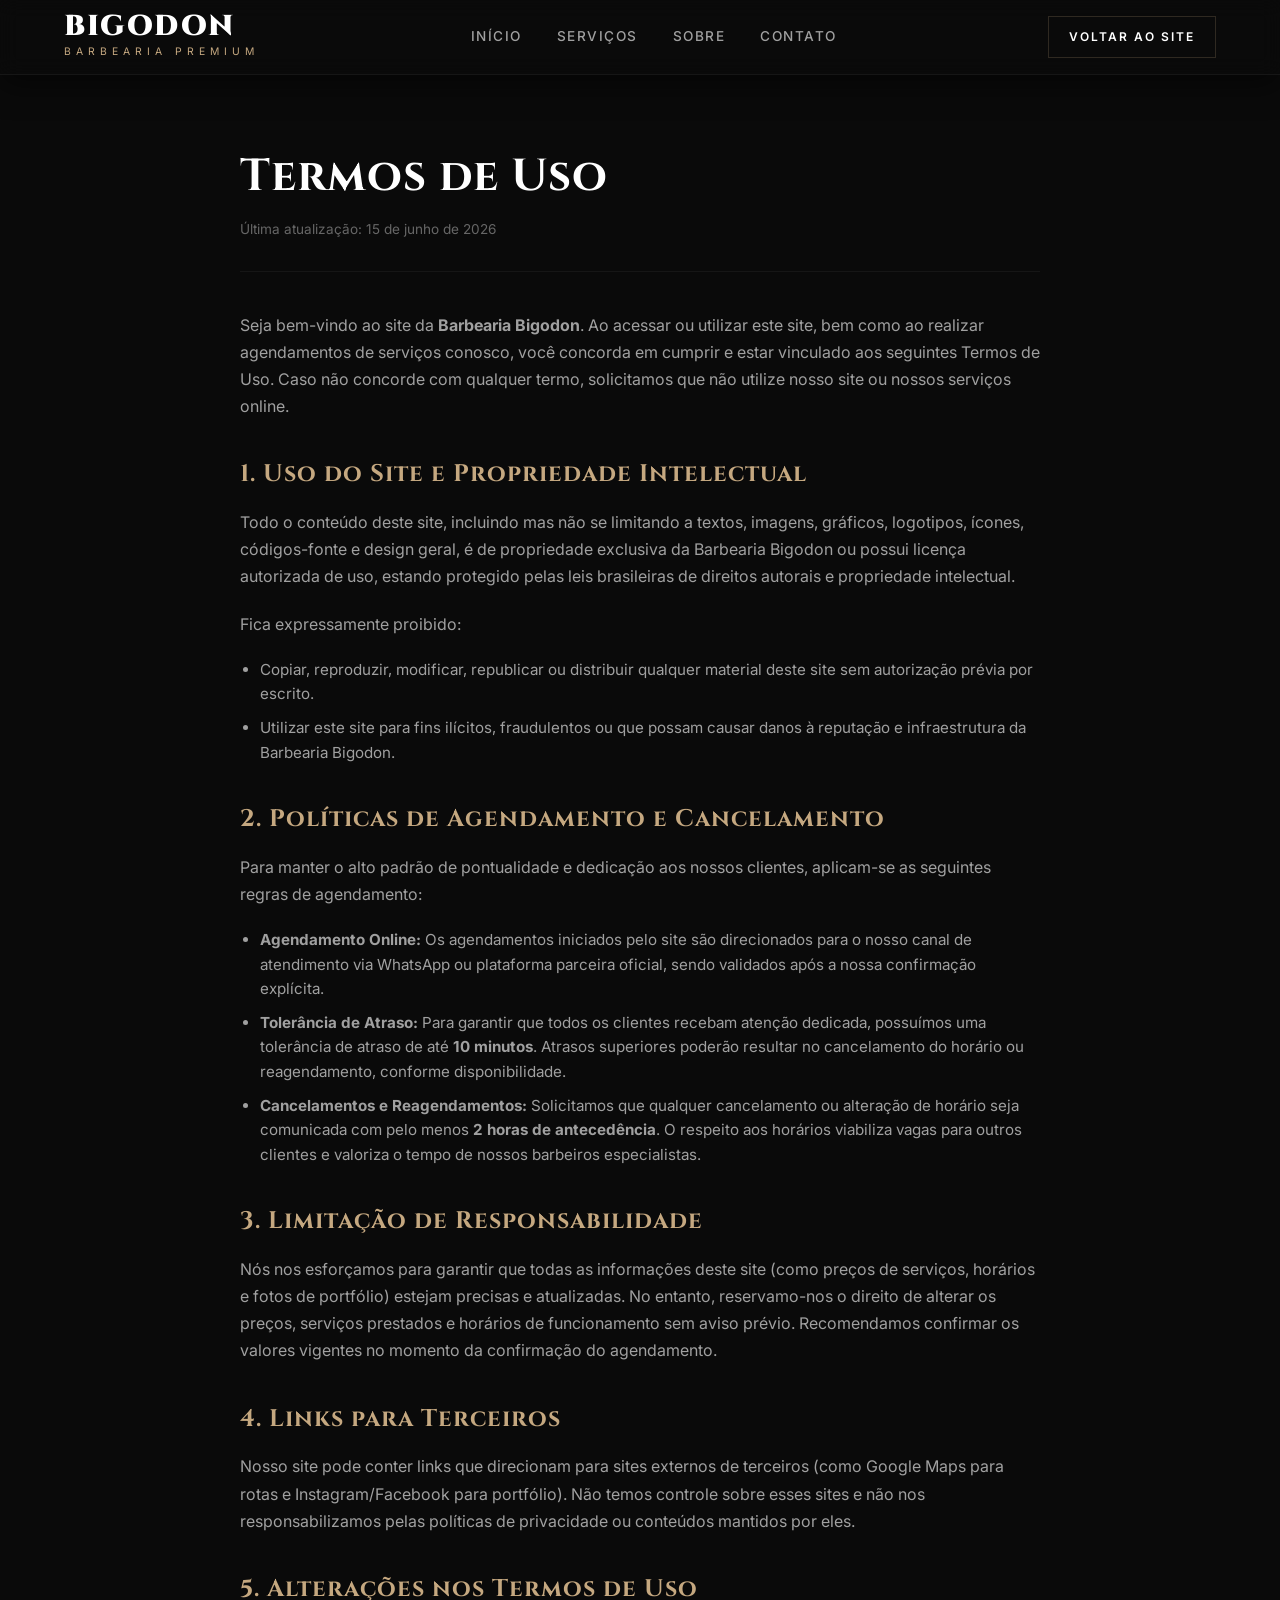
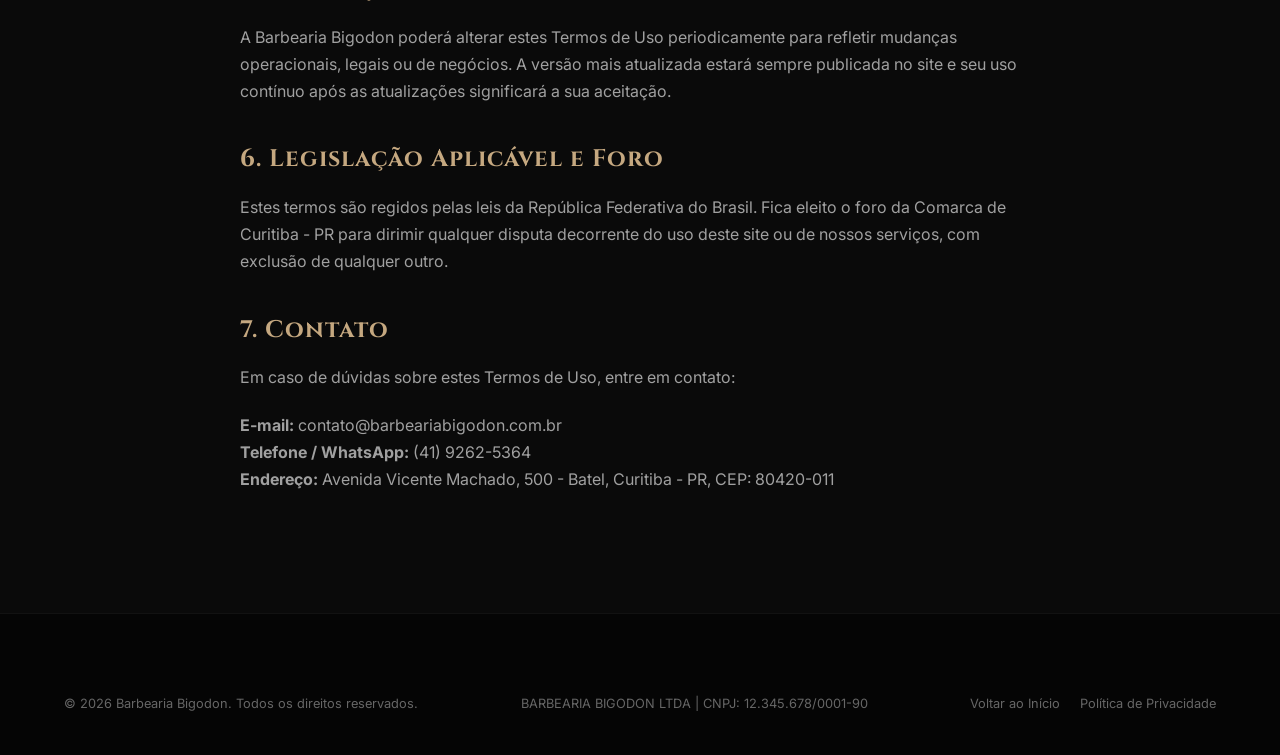
<file: termos-de-uso.html>
<!DOCTYPE html>
<html lang="pt-BR">
<head>
    <meta charset="UTF-8">
    <meta name="viewport" content="width=device-width, initial-scale=1.0">
    
    <title>Termos de Uso | Barbearia Bigodon</title>
    <meta name="description" content="Termos de Uso e condições de agendamento da Barbearia Bigodon. Saiba mais sobre as regras do nosso site e estabelecimento.">
    <meta name="robots" content="noindex, follow">
    
    <!-- Fonts & Icons -->
    <link rel="stylesheet" href="https://cdnjs.cloudflare.com/ajax/libs/font-awesome/6.4.0/css/all.min.css">
    
    <!-- Stylesheet -->
    <link rel="stylesheet" href="css/style.css">
    
    <!-- Favicon -->
    <link rel="icon" href="data:image/svg+xml,<svg xmlns=%22http://www.w3.org/2000/svg%22 viewBox=%220 0 100 100%22><text y=%22.9em%22 font-size=%2290%22>💈</text></svg>">
</head>
<body>

    <!-- Header (Simplified) -->
    <header class="header scrolled" id="header">
        <div class="container">
            <a href="index.html#inicio" class="logo">
                <span class="logo-main">BIGODON</span>
                <span class="logo-sub">Barbearia Premium</span>
            </a>
            
            <nav class="nav-menu" id="nav-menu">
                <a href="index.html#inicio" class="nav-link">Início</a>
                <a href="index.html#servicos" class="nav-link">Serviços</a>
                <a href="index.html#sobre" class="nav-link">Sobre</a>
                <a href="index.html#contato" class="nav-link">Contato</a>
            </nav>
            
            <div class="nav-cta">
                <a href="index.html#inicio" class="btn btn-outline" style="padding: 10px 20px; font-size: 0.75rem;">
                    Voltar ao Site
                </a>
            </div>
        </div>
    </header>

    <!-- Main Content -->
    <main class="legal-page">
        <div class="container">
            <article class="legal-content">
                <header class="legal-header">
                    <h1 class="legal-title">Termos de Uso</h1>
                    <p class="legal-meta">Última atualização: 15 de junho de 2026</p>
                </header>
                
                <div class="legal-body">
                    <p>Seja bem-vindo ao site da <strong>Barbearia Bigodon</strong>. Ao acessar ou utilizar este site, bem como ao realizar agendamentos de serviços conosco, você concorda em cumprir e estar vinculado aos seguintes Termos de Uso. Caso não concorde com qualquer termo, solicitamos que não utilize nosso site ou nossos serviços online.</p>
                    
                    <h2>1. Uso do Site e Propriedade Intelectual</h2>
                    <p>Todo o conteúdo deste site, incluindo mas não se limitando a textos, imagens, gráficos, logotipos, ícones, códigos-fonte e design geral, é de propriedade exclusiva da Barbearia Bigodon ou possui licença autorizada de uso, estando protegido pelas leis brasileiras de direitos autorais e propriedade intelectual.</p>
                    <p>Fica expressamente proibido:</p>
                    <ul>
                        <li>Copiar, reproduzir, modificar, republicar ou distribuir qualquer material deste site sem autorização prévia por escrito.</li>
                        <li>Utilizar este site para fins ilícitos, fraudulentos ou que possam causar danos à reputação e infraestrutura da Barbearia Bigodon.</li>
                    </ul>

                    <h2>2. Políticas de Agendamento e Cancelamento</h2>
                    <p>Para manter o alto padrão de pontualidade e dedicação aos nossos clientes, aplicam-se as seguintes regras de agendamento:</p>
                    <ul>
                        <li><strong>Agendamento Online:</strong> Os agendamentos iniciados pelo site são direcionados para o nosso canal de atendimento via WhatsApp ou plataforma parceira oficial, sendo validados após a nossa confirmação explícita.</li>
                        <li><strong>Tolerância de Atraso:</strong> Para garantir que todos os clientes recebam atenção dedicada, possuímos uma tolerância de atraso de até <strong>10 minutos</strong>. Atrasos superiores poderão resultar no cancelamento do horário ou reagendamento, conforme disponibilidade.</li>
                        <li><strong>Cancelamentos e Reagendamentos:</strong> Solicitamos que qualquer cancelamento ou alteração de horário seja comunicada com pelo menos <strong>2 horas de antecedência</strong>. O respeito aos horários viabiliza vagas para outros clientes e valoriza o tempo de nossos barbeiros especialistas.</li>
                    </ul>

                    <h2>3. Limitação de Responsabilidade</h2>
                    <p>Nós nos esforçamos para garantir que todas as informações deste site (como preços de serviços, horários e fotos de portfólio) estejam precisas e atualizadas. No entanto, reservamo-nos o direito de alterar os preços, serviços prestados e horários de funcionamento sem aviso prévio. Recomendamos confirmar os valores vigentes no momento da confirmação do agendamento.</p>

                    <h2>4. Links para Terceiros</h2>
                    <p>Nosso site pode conter links que direcionam para sites externos de terceiros (como Google Maps para rotas e Instagram/Facebook para portfólio). Não temos controle sobre esses sites e não nos responsabilizamos pelas políticas de privacidade ou conteúdos mantidos por eles.</p>

                    <h2>5. Alterações nos Termos de Uso</h2>
                    <p>A Barbearia Bigodon poderá alterar estes Termos de Uso periodicamente para refletir mudanças operacionais, legais ou de negócios. A versão mais atualizada estará sempre publicada no site e seu uso contínuo após as atualizações significará a sua aceitação.</p>

                    <h2>6. Legislação Aplicável e Foro</h2>
                    <p>Estes termos são regidos pelas leis da República Federativa do Brasil. Fica eleito o foro da Comarca de Curitiba - PR para dirimir qualquer disputa decorrente do uso deste site ou de nossos serviços, com exclusão de qualquer outro.</p>

                    <h2>7. Contato</h2>
                    <p>Em caso de dúvidas sobre estes Termos de Uso, entre em contato:</p>
                    <p>
                        <strong>E-mail:</strong> contato@barbeariabigodon.com.br<br>
                        <strong>Telefone / WhatsApp:</strong> (41) 9262-5364<br>
                        <strong>Endereço:</strong> Avenida Vicente Machado, 500 - Batel, Curitiba - PR, CEP: 80420-011
                    </p>
                </div>
            </article>
        </div>
    </main>

    <!-- Footer -->
    <footer class="footer">
        <div class="container">
            <div class="footer-bottom" style="border-top: none; padding-top: 0;">
                <span class="copyright">&copy; 2026 Barbearia Bigodon. Todos os direitos reservados.</span>
                <address class="cnpj-info">BARBEARIA BIGODON LTDA | CNPJ: 12.345.678/0001-90</address>
                <div class="footer-legal-links">
                    <a href="index.html" class="footer-legal-link">Voltar ao Início</a>
                    <a href="politica-de-privacidade.html" class="footer-legal-link">Política de Privacidade</a>
                </div>
            </div>
        </div>
    </footer>

</body>
</html>
</file>
<file: css/style.css>
/* ==========================================================================
   DESIGN SYSTEM & CUSTOM PROPERTIES (Barbearia Bigodon)
   ========================================================================== */
@import url('https://fonts.googleapis.com/css2?family=Cinzel:wght@400;600;700;900&family=Inter:wght@300;400;500;600;700&display=swap');

:root {
    /* Color Palette */
    --bg-primary: #0a0a0a;
    --bg-secondary: #121212;
    --bg-card: #181818;
    --accent: #c5a880;
    --accent-rgb: 197, 168, 128;
    --accent-hover: #b0936b;
    --text-primary: #ffffff;
    --text-secondary: #a0a0a0;
    --text-muted: #666666;
    
    /* Borders & Outlines */
    --border-accent: rgba(197, 168, 128, 0.2);
    --border-light: rgba(255, 255, 255, 0.05);
    
    /* Fonts */
    --font-title: 'Cinzel', serif;
    --font-body: 'Inter', sans-serif;
    
    /* Transitions */
    --transition-fast: 0.2s cubic-bezier(0.4, 0, 0.2, 1);
    --transition-smooth: 0.4s cubic-bezier(0.4, 0, 0.2, 1);
    --transition-slow: 0.8s cubic-bezier(0.4, 0, 0.2, 1);

    /* Layout */
    --header-height: 90px;
    --container-width: 1200px;
}

/* ==========================================================================
   RESET & BASE STYLES
   ========================================================================== */
*, *::before, *::after {
    box-sizing: border-box;
    margin: 0;
    padding: 0;
}

html {
    scroll-behavior: smooth;
    font-size: 16px;
    background-color: var(--bg-primary);
    color: var(--text-primary);
    -webkit-font-smoothing: antialiased;
}

body {
    font-family: var(--font-body);
    font-weight: 400;
    line-height: 1.6;
    overflow-x: hidden;
}

/* Selection Color */
::selection {
    background-color: rgba(var(--accent-rgb), 0.3);
    color: var(--text-primary);
}

/* Scrollbar Customization */
::-webkit-scrollbar {
    width: 8px;
}
::-webkit-scrollbar-track {
    background: var(--bg-primary);
}
::-webkit-scrollbar-thumb {
    background: #222222;
    border-radius: 4px;
}
::-webkit-scrollbar-thumb:hover {
    background: var(--accent);
}

/* Common Typographic Elements */
h1, h2, h3, h4, h5, h6 {
    font-family: var(--font-title);
    font-weight: 700;
    letter-spacing: 1px;
    line-height: 1.2;
}

a {
    color: inherit;
    text-decoration: none;
    transition: var(--transition-fast);
}

img {
    max-width: 100%;
    height: auto;
    display: block;
}

ul, ol {
    list-style: none;
}

/* ==========================================================================
   UTILITY CLASSES & REUSABLE LAYOUTS
   ========================================================================== */
.container {
    width: 90%;
    max-width: var(--container-width);
    margin: 0 auto;
}

.section {
    padding: 120px 0;
    position: relative;
}

.section-bg-alt {
    background-color: var(--bg-secondary);
}

.text-center {
    text-align: center;
}

.accent-text {
    color: var(--accent);
}

.section-header {
    text-align: center;
    margin-bottom: 60px;
}

.section-subtitle {
    font-family: var(--font-body);
    text-transform: uppercase;
    font-size: 0.85rem;
    font-weight: 600;
    letter-spacing: 4px;
    color: var(--accent);
    margin-bottom: 10px;
    display: block;
}

.section-title {
    font-size: 2.5rem;
    position: relative;
    padding-bottom: 20px;
}

.section-title::after {
    content: '';
    position: absolute;
    bottom: 0;
    left: 50%;
    transform: translateX(-50%);
    width: 60px;
    height: 2px;
    background-color: var(--accent);
}

/* Buttons */
.btn {
    display: inline-flex;
    align-items: center;
    justify-content: center;
    padding: 15px 35px;
    font-family: var(--font-body);
    font-size: 0.85rem;
    font-weight: 600;
    letter-spacing: 2px;
    text-transform: uppercase;
    border: 1px solid transparent;
    cursor: pointer;
    transition: var(--transition-smooth);
    position: relative;
    overflow: hidden;
    z-index: 1;
}

.btn-primary {
    background-color: var(--accent);
    color: #000000;
}

.btn-primary::before {
    content: '';
    position: absolute;
    top: 0;
    left: -100%;
    width: 100%;
    height: 100%;
    background: linear-gradient(90deg, transparent, rgba(255, 255, 255, 0.2), transparent);
    transition: 0.5s;
    z-index: -1;
}

.btn-primary:hover::before {
    left: 100%;
}

.btn-primary:hover {
    background-color: var(--accent-hover);
    transform: translateY(-2px);
    box-shadow: 0 10px 20px rgba(0, 0, 0, 0.3);
}

.btn-outline {
    background-color: transparent;
    color: var(--text-primary);
    border-color: var(--border-accent);
}

.btn-outline:hover {
    background-color: var(--accent);
    color: #000000;
    border-color: var(--accent);
    transform: translateY(-2px);
}

/* ==========================================================================
   HEADER / NAVIGATION
   ========================================================================== */
.header {
    position: fixed;
    top: 0;
    left: 0;
    width: 100%;
    height: var(--header-height);
    z-index: 1000;
    transition: var(--transition-smooth);
    display: flex;
    align-items: center;
}

.header.scrolled {
    height: 75px;
    background-color: rgba(10, 10, 10, 0.9);
    backdrop-filter: blur(10px);
    border-bottom: 1px solid var(--border-light);
    box-shadow: 0 10px 30px rgba(0, 0, 0, 0.5);
}

.header .container {
    display: flex;
    justify-content: space-between;
    align-items: center;
}

.logo {
    display: flex;
    flex-direction: column;
}

.logo-main {
    font-family: var(--font-title);
    font-weight: 900;
    font-size: 1.8rem;
    line-height: 1;
    color: var(--text-primary);
    letter-spacing: 2px;
}

.logo-sub {
    font-family: var(--font-body);
    font-size: 0.65rem;
    letter-spacing: 5px;
    text-transform: uppercase;
    color: var(--accent);
    margin-top: 2px;
}

.nav-menu {
    display: flex;
    gap: 35px;
}

.nav-link {
    font-size: 0.85rem;
    font-weight: 500;
    letter-spacing: 1.5px;
    text-transform: uppercase;
    color: var(--text-secondary);
    position: relative;
    padding: 5px 0;
}

.nav-link:hover, .nav-link.active {
    color: var(--text-primary);
}

.nav-link::after {
    content: '';
    position: absolute;
    bottom: 0;
    left: 0;
    width: 0;
    height: 1px;
    background-color: var(--accent);
    transition: var(--transition-fast);
}

.nav-link:hover::after, .nav-link.active::after {
    width: 100%;
}

.nav-cta {
    display: flex;
    align-items: center;
}

/* Hamburger mobile menu button */
.hamburger {
    display: none;
    background: none;
    border: none;
    cursor: pointer;
    padding: 10px;
    z-index: 1001;
}

.hamburger-line {
    display: block;
    width: 25px;
    height: 2px;
    margin: 5px 0;
    background-color: var(--text-primary);
    transition: var(--transition-smooth);
}

/* ==========================================================================
   HERO SECTION
   ========================================================================== */
.hero {
    height: 100vh;
    min-height: 700px;
    background-image: linear-gradient(rgba(10, 10, 10, 0.75), rgba(10, 10, 10, 0.85)), url('../images/hero-bg.png');
    background-size: cover;
    background-position: center;
    background-attachment: fixed;
    display: flex;
    align-items: center;
    position: relative;
    overflow: hidden;
}

.hero-content {
    max-width: 680px;
    animation: fadeInUp 1s ease forwards;
}

.hero-pretitle {
    font-family: var(--font-body);
    font-size: 0.9rem;
    text-transform: uppercase;
    letter-spacing: 6px;
    color: var(--accent);
    margin-bottom: 20px;
    display: block;
}

.hero-title {
    font-size: 3.8rem;
    font-weight: 700;
    margin-bottom: 25px;
    line-height: 1.1;
}

.hero-description {
    font-size: 1.1rem;
    color: var(--text-secondary);
    margin-bottom: 40px;
    font-weight: 300;
}

.hero-btns {
    display: flex;
    gap: 20px;
}

/* ==========================================================================
   SERVICES & PRICES SECTION
   ========================================================================== */
.services-wrapper {
    display: grid;
    grid-template-columns: repeat(2, 1fr);
    gap: 60px;
    margin-top: 20px;
}

.services-column-title {
    font-family: var(--font-title);
    font-size: 1.6rem;
    color: var(--accent);
    border-bottom: 1px solid var(--border-accent);
    padding-bottom: 15px;
    margin-bottom: 30px;
    letter-spacing: 1px;
}

.services-list {
    display: flex;
    flex-direction: column;
    gap: 25px;
}

.service-item {
    display: flex;
    flex-direction: column;
    transition: var(--transition-fast);
}

.service-main {
    display: flex;
    justify-content: space-between;
    align-items: baseline;
    gap: 15px;
}

.service-name {
    font-family: var(--font-title);
    font-weight: 600;
    font-size: 1.15rem;
    color: var(--text-primary);
    transition: var(--transition-fast);
}

.service-item:hover .service-name {
    color: var(--accent);
}

.service-leader {
    flex-grow: 1;
    border-bottom: 1px dashed rgba(255, 255, 255, 0.15);
    height: 1px;
}

.service-price {
    font-family: var(--font-title);
    font-weight: 700;
    font-size: 1.2rem;
    color: var(--accent);
}

.service-description {
    font-size: 0.85rem;
    color: var(--text-secondary);
    margin-top: 5px;
    font-weight: 300;
}

/* ==========================================================================
   ABOUT / EXPERIENCE SECTION
   ========================================================================== */
.about-grid {
    display: grid;
    grid-template-columns: repeat(2, 1fr);
    gap: 80px;
    align-items: center;
}

.about-image-container {
    position: relative;
    padding: 15px;
}

.about-image {
    position: relative;
    z-index: 2;
    border: 1px solid var(--border-light);
    box-shadow: 0 20px 40px rgba(0, 0, 0, 0.6);
}

.about-image-frame {
    position: absolute;
    top: 0;
    left: 0;
    width: calc(100% - 30px);
    height: calc(100% - 30px);
    border: 2px solid var(--accent);
    z-index: 1;
    transform: translate(30px, 30px);
    pointer-events: none;
    transition: var(--transition-smooth);
}

.about-image-container:hover .about-image-frame {
    transform: translate(20px, 20px);
}

.about-text {
    display: flex;
    flex-direction: column;
}

.about-heading {
    font-size: 2.2rem;
    margin-bottom: 25px;
}

.about-para {
    color: var(--text-secondary);
    margin-bottom: 20px;
    font-weight: 300;
}

.about-features {
    display: grid;
    grid-template-columns: repeat(2, 1fr);
    gap: 30px;
    margin-top: 20px;
}

.feature-box {
    display: flex;
    flex-direction: column;
    gap: 10px;
}

.feature-icon {
    font-size: 1.5rem;
    color: var(--accent);
}

.feature-title {
    font-family: var(--font-title);
    font-size: 1.1rem;
    font-weight: 600;
}

.feature-desc {
    font-size: 0.85rem;
    color: var(--text-secondary);
    font-weight: 300;
}

/* ==========================================================================
   GALLERY SECTION
   ========================================================================== */
.gallery-grid {
    display: grid;
    grid-template-columns: repeat(3, 1fr);
    gap: 30px;
}

.gallery-item {
    position: relative;
    overflow: hidden;
    height: 380px;
    border: 1px solid var(--border-light);
}

.gallery-img {
    width: 100%;
    height: 100%;
    object-fit: cover;
    transition: var(--transition-slow);
}

.gallery-overlay {
    position: absolute;
    top: 0;
    left: 0;
    width: 100%;
    height: 100%;
    background: linear-gradient(transparent, rgba(10, 10, 10, 0.95));
    display: flex;
    flex-direction: column;
    justify-content: flex-end;
    padding: 30px;
    opacity: 0;
    transition: var(--transition-smooth);
}

.gallery-item:hover .gallery-img {
    transform: scale(1.08);
}

.gallery-item:hover .gallery-overlay {
    opacity: 1;
}

.gallery-title {
    font-size: 1.2rem;
    color: var(--text-primary);
    margin-bottom: 5px;
}

.gallery-category {
    font-size: 0.75rem;
    color: var(--accent);
    text-transform: uppercase;
    letter-spacing: 2px;
}

/* ==========================================================================
   TESTIMONIALS SECTION
   ========================================================================== */
.testimonials-grid {
    display: grid;
    grid-template-columns: repeat(3, 1fr);
    gap: 40px;
}

.testimonial-card {
    background-color: var(--bg-card);
    border: 1px solid var(--border-light);
    padding: 40px;
    display: flex;
    flex-direction: column;
    gap: 25px;
    transition: var(--transition-smooth);
}

.testimonial-card:hover {
    transform: translateY(-5px);
    border-color: var(--border-accent);
}

.stars {
    display: flex;
    gap: 5px;
    color: var(--accent);
    font-size: 0.9rem;
}

.testimonial-quote {
    color: var(--text-secondary);
    font-style: italic;
    font-size: 0.95rem;
    line-height: 1.7;
    flex-grow: 1;
}

.testimonial-author {
    display: flex;
    align-items: center;
    gap: 15px;
}

.author-avatar {
    width: 50px;
    height: 50px;
    border-radius: 50%;
    background-color: #333333;
    display: flex;
    align-items: center;
    justify-content: center;
    font-family: var(--font-title);
    font-weight: 700;
    color: var(--accent);
    border: 1px solid var(--border-accent);
}

.author-details {
    display: flex;
    flex-direction: column;
}

.author-name {
    font-family: var(--font-title);
    font-size: 0.95rem;
    font-weight: 600;
}

.author-role {
    font-size: 0.75rem;
    color: var(--text-muted);
}

/* ==========================================================================
   CONTACT & DETAILS SECTION
   ========================================================================== */
.contact-grid {
    display: grid;
    grid-template-columns: repeat(3, 1fr);
    gap: 40px;
}

.contact-card {
    background-color: var(--bg-card);
    border: 1px solid var(--border-light);
    padding: 50px 40px;
    text-align: center;
    display: flex;
    flex-direction: column;
    align-items: center;
    gap: 20px;
    transition: var(--transition-smooth);
}

.contact-card:hover {
    border-color: var(--border-accent);
}

.contact-icon {
    width: 60px;
    height: 60px;
    border-radius: 50%;
    background-color: rgba(var(--accent-rgb), 0.05);
    border: 1px solid var(--border-accent);
    display: flex;
    align-items: center;
    justify-content: center;
    font-size: 1.5rem;
    color: var(--accent);
}

.contact-title {
    font-size: 1.3rem;
    font-weight: 600;
}

.contact-card p {
    color: var(--text-secondary);
    font-size: 0.9rem;
    line-height: 1.6;
}

.hours-list {
    width: 100%;
    display: flex;
    flex-direction: column;
    gap: 10px;
}

.hours-row {
    display: flex;
    justify-content: space-between;
    font-size: 0.9rem;
    color: var(--text-secondary);
}

.hours-row.highlight {
    color: var(--accent);
    font-weight: 600;
}

.map-container {
    margin-top: 50px;
    height: 400px;
    border: 1px solid var(--border-light);
    overflow: hidden;
}

.map-container iframe {
    width: 100%;
    height: 100%;
    border: none;
    filter: grayscale(1) invert(0.9) contrast(1.2);
}

/* ==========================================================================
   LEGAL PAGES STYLES (Privacy Policy / Terms of Service)
   ========================================================================== */
.legal-page {
    padding-top: calc(var(--header-height) + 60px);
    padding-bottom: 100px;
}

.legal-content {
    max-width: 800px;
    margin: 0 auto;
}

.legal-header {
    border-bottom: 1px solid var(--border-light);
    padding-bottom: 30px;
    margin-bottom: 40px;
}

.legal-title {
    font-size: 2.8rem;
    margin-bottom: 15px;
}

.legal-meta {
    font-size: 0.85rem;
    color: var(--text-muted);
}

.legal-body h2 {
    font-size: 1.5rem;
    margin: 40px 0 20px 0;
    color: var(--accent);
}

.legal-body p {
    color: var(--text-secondary);
    margin-bottom: 20px;
    font-size: 1rem;
    line-height: 1.7;
}

.legal-body ul {
    list-style: disc;
    padding-left: 20px;
    color: var(--text-secondary);
    margin-bottom: 20px;
}

.legal-body li {
    margin-bottom: 10px;
    font-size: 0.95rem;
}

/* ==========================================================================
   FOOTER
   ========================================================================== */
.footer {
    background-color: #050505;
    border-top: 1px solid var(--border-light);
    padding: 80px 0 40px 0;
}

.footer-grid {
    display: grid;
    grid-template-columns: 2fr 1fr 1fr;
    gap: 60px;
    margin-bottom: 60px;
}

.footer-brand {
    display: flex;
    flex-direction: column;
    gap: 20px;
}

.footer-desc {
    color: var(--text-secondary);
    font-size: 0.9rem;
    max-width: 350px;
    font-weight: 300;
}

.social-links {
    display: flex;
    gap: 15px;
}

.social-link {
    width: 40px;
    height: 40px;
    border-radius: 50%;
    border: 1px solid var(--border-light);
    display: flex;
    align-items: center;
    justify-content: center;
    font-size: 1.1rem;
    color: var(--text-secondary);
    transition: var(--transition-fast);
}

.social-link:hover {
    color: #000000;
    background-color: var(--accent);
    border-color: var(--accent);
    transform: translateY(-3px);
}

.footer-column-title {
    font-family: var(--font-title);
    font-size: 1.1rem;
    font-weight: 600;
    color: var(--text-primary);
    margin-bottom: 25px;
    text-transform: uppercase;
    letter-spacing: 1px;
}

.footer-links {
    display: flex;
    flex-direction: column;
    gap: 15px;
}

.footer-link {
    font-size: 0.9rem;
    color: var(--text-secondary);
}

.footer-link:hover {
    color: var(--accent);
    padding-left: 5px;
}

.footer-bottom {
    border-top: 1px solid var(--border-light);
    padding-top: 30px;
    display: flex;
    justify-content: space-between;
    align-items: center;
    flex-wrap: wrap;
    gap: 20px;
}

.copyright {
    font-size: 0.8rem;
    color: var(--text-muted);
}

.cnpj-info {
    font-size: 0.8rem;
    color: var(--text-muted);
    font-style: normal;
}

.footer-legal-links {
    display: flex;
    gap: 20px;
}

.footer-legal-link {
    font-size: 0.8rem;
    color: var(--text-muted);
}

.footer-legal-link:hover {
    color: var(--accent);
}

/* ==========================================================================
   SCROLL & FADE-IN ANIMATIONS
   ========================================================================== */
.fade-in {
    opacity: 0;
    transform: translateY(30px);
    transition: opacity 0.8s ease, transform 0.8s ease;
}

.fade-in.appear {
    opacity: 1;
    transform: translateY(0);
}

@keyframes fadeInUp {
    from {
        opacity: 0;
        transform: translateY(40px);
    }
    to {
        opacity: 1;
        transform: translateY(0);
    }
}

/* ==========================================================================
   RESPONSIVE LAYOUTS (Media Queries)
   ========================================================================== */

/* Tablet Large & Desktop Small */
@media (max-width: 1024px) {
    .hero-title {
        font-size: 3.2rem;
    }
    
    .services-wrapper {
        gap: 40px;
    }
    
    .about-grid {
        gap: 40px;
    }
    
    .gallery-grid {
        grid-template-columns: repeat(2, 1fr);
    }
    
    .testimonials-grid {
        grid-template-columns: repeat(2, 1fr);
        gap: 30px;
    }
    
    .contact-grid {
        grid-template-columns: repeat(2, 1fr);
    }
    
    .contact-card:nth-child(3) {
        grid-column: span 2;
    }
}

/* Tablets (Portrait) */
@media (max-width: 768px) {
    :root {
        --header-height: 70px;
    }
    
    .section {
        padding: 80px 0;
    }
    
    .section-title {
        font-size: 2rem;
    }
    
    /* Hamburger Menu Activation */
    .hamburger {
        display: block;
    }
    
    .nav-menu {
        position: fixed;
        top: 0;
        right: -100%;
        width: 75%;
        height: 100vh;
        background-color: var(--bg-secondary);
        border-left: 1px solid var(--border-light);
        flex-direction: column;
        justify-content: center;
        align-items: center;
        gap: 40px;
        transition: var(--transition-smooth);
        z-index: 999;
    }
    
    .nav-menu.open {
        right: 0;
    }
    
    .nav-cta {
        display: none; /* In mobile, CTA can go inside menu or Hero only */
    }
    
    /* Active state for Hamburger toggled */
    .hamburger.open .hamburger-line:nth-child(1) {
        transform: translateY(7px) rotate(45deg);
    }
    .hamburger.open .hamburger-line:nth-child(2) {
        opacity: 0;
    }
    .hamburger.open .hamburger-line:nth-child(3) {
        transform: translateY(-7px) rotate(-45deg);
    }
    
    .hero-title {
        font-size: 2.6rem;
    }
    
    .hero-description {
        font-size: 1rem;
    }
    
    .services-wrapper {
        grid-template-columns: 1fr;
    }
    
    .about-grid {
        grid-template-columns: 1fr;
        gap: 50px;
    }
    
    .about-image-container {
        order: 2;
        max-width: 500px;
        margin: 0 auto;
    }
    
    .about-text {
        order: 1;
        text-align: center;
    }
    
    .about-features {
        text-align: left;
    }
    
    .gallery-grid {
        grid-template-columns: 1fr;
        max-width: 400px;
        margin: 0 auto;
    }
    
    .gallery-item {
        height: 300px;
    }
    
    .testimonials-grid {
        grid-template-columns: 1fr;
        max-width: 500px;
        margin: 0 auto;
    }
    
    .contact-grid {
        grid-template-columns: 1fr;
        max-width: 500px;
        margin: 0 auto;
    }
    
    .contact-card:nth-child(3) {
        grid-column: span 1;
    }
    
    .footer-grid {
        grid-template-columns: 1fr;
        gap: 40px;
        text-align: center;
    }
    
    .footer-brand {
        align-items: center;
    }
    
    .footer-desc {
        margin: 0 auto;
    }
    
    .social-links {
        justify-content: center;
    }
    
    .footer-bottom {
        flex-direction: column;
        text-align: center;
    }
}

/* Phones (Portrait) */
@media (max-width: 480px) {
    .hero-title {
        font-size: 2.2rem;
    }
    
    .hero-btns {
        flex-direction: column;
        width: 100%;
    }
    
    .btn {
        width: 100%;
    }
    
    .about-features {
        grid-template-columns: 1fr;
    }
    
    .testimonial-card {
        padding: 30px 20px;
    }
    
    .contact-card {
        padding: 40px 20px;
    }
}

/* ==========================================================================
   TRUST CREDENTIALS BAR (E-E-A-T 2.0)
   ========================================================================== */
.trust-bar {
    background-color: var(--bg-secondary);
    border-top: 1px solid var(--border-light);
    border-bottom: 1px solid var(--border-light);
    padding: 25px 0;
    position: relative;
    z-index: 10;
}

.trust-bar-wrapper {
    display: flex;
    justify-content: space-around;
    align-items: center;
    flex-wrap: wrap;
    gap: 30px;
}

.trust-item {
    display: flex;
    align-items: center;
    gap: 15px;
}

.trust-item i {
    font-size: 1.6rem;
}

.trust-item i.gold-star {
    color: var(--accent);
    filter: drop-shadow(0 0 5px rgba(var(--accent-rgb), 0.3));
}

.trust-item i.accent-icon {
    color: var(--accent);
}

.trust-text {
    display: flex;
    flex-direction: column;
}

.trust-text strong {
    font-family: var(--font-title);
    font-size: 0.95rem;
    font-weight: 700;
    letter-spacing: 0.5px;
    color: var(--text-primary);
}

.trust-text span {
    font-size: 0.75rem;
    color: var(--text-secondary);
    text-transform: uppercase;
    letter-spacing: 1px;
}

/* ==========================================================================
   TEAM SECTION (E-E-A-T 2.0)
   ========================================================================== */
.team-grid {
    display: grid;
    grid-template-columns: repeat(2, 1fr);
    gap: 40px;
    margin-top: 20px;
    max-width: 800px;
    margin-left: auto;
    margin-right: auto;
}

.team-card {
    background-color: var(--bg-card);
    border: 1px solid var(--border-light);
    padding: 50px 40px;
    text-align: center;
    display: flex;
    flex-direction: column;
    align-items: center;
    gap: 25px;
    transition: var(--transition-smooth);
    position: relative;
    overflow: hidden;
}

.team-card:hover {
    border-color: var(--border-accent);
    transform: translateY(-5px);
    box-shadow: 0 15px 30px rgba(0, 0, 0, 0.4);
}

.team-avatar {
    width: 90px;
    height: 90px;
    border-radius: 50%;
    background-color: rgba(var(--accent-rgb), 0.03);
    border: 1px solid var(--border-accent);
    display: flex;
    align-items: center;
    justify-content: center;
    font-size: 2.2rem;
    color: var(--accent);
    transition: var(--transition-smooth);
}

.team-card:hover .team-avatar {
    background-color: var(--accent);
    color: #000000;
    transform: scale(1.05);
}

.team-info {
    display: flex;
    flex-direction: column;
    align-items: center;
    gap: 12px;
}

.team-role {
    font-size: 0.75rem;
    text-transform: uppercase;
    letter-spacing: 2px;
    color: var(--accent);
    font-weight: 600;
}

.team-name {
    font-family: var(--font-title);
    font-size: 1.3rem;
    font-weight: 700;
    color: var(--text-primary);
}

.team-desc {
    font-size: 0.85rem;
    color: var(--text-secondary);
    line-height: 1.6;
    font-weight: 300;
}

.team-badge {
    display: inline-flex;
    align-items: center;
    gap: 6px;
    padding: 6px 15px;
    background-color: rgba(var(--accent-rgb), 0.1);
    border: 1px solid var(--border-accent);
    border-radius: 20px;
    font-size: 0.7rem;
    font-weight: 600;
    color: var(--accent);
    text-transform: uppercase;
    letter-spacing: 1px;
    margin-top: 10px;
}

@media (max-width: 992px) {
    .team-grid {
        grid-template-columns: repeat(2, 1fr);
        gap: 30px;
    }
}

@media (max-width: 768px) {
    .trust-bar-wrapper {
        flex-direction: column;
        align-items: flex-start;
        padding-left: 20px;
        gap: 20px;
    }

    .team-grid {
        grid-template-columns: 1fr;
        max-width: 450px;
        margin: 0 auto;
    }
}

/* ==========================================================================
   COOKIE CONSENT BANNER (LGPD / AdSense Compliance)
   ========================================================================== */
.cookie-consent {
    position: fixed;
    bottom: 30px;
    left: 50%;
    transform: translateX(-50%) translateY(0);
    width: 90%;
    max-width: 800px;
    background-color: rgba(18, 18, 18, 0.92);
    backdrop-filter: blur(15px);
    border: 1px solid var(--border-accent);
    padding: 25px 30px;
    z-index: 9999;
    box-shadow: 0 10px 40px rgba(0, 0, 0, 0.8);
    transition: opacity 0.5s ease, transform 0.5s ease, visibility 0.5s ease;
    display: block;
    opacity: 1;
    visibility: visible;
}

.cookie-consent.hide {
    opacity: 0;
    visibility: hidden;
    transform: translateX(-50%) translateY(30px);
}

.cookie-container {
    display: flex;
    justify-content: space-between;
    align-items: center;
    gap: 30px;
}

.cookie-text {
    font-size: 0.85rem;
    color: var(--text-secondary);
    line-height: 1.6;
    font-weight: 300;
}

.cookie-text a {
    color: var(--accent);
    font-weight: 500;
    text-decoration: underline;
}

.cookie-text a:hover {
    color: var(--text-primary);
}

.cookie-btns {
    display: flex;
    gap: 15px;
    flex-shrink: 0;
}

.cookie-btn-decline {
    border-color: rgba(255, 255, 255, 0.1) !important;
}

.cookie-btn-decline:hover {
    background-color: rgba(255, 255, 255, 0.05) !important;
    color: var(--text-primary) !important;
}

@media (max-width: 768px) {
    .cookie-consent {
        bottom: 20px;
        padding: 20px;
    }
    
    .cookie-container {
        flex-direction: column;
        align-items: stretch;
        gap: 20px;
    }
    
    .cookie-text {
        text-align: center;
    }
    
    .cookie-btns {
        justify-content: center;
    }
}
</file>
